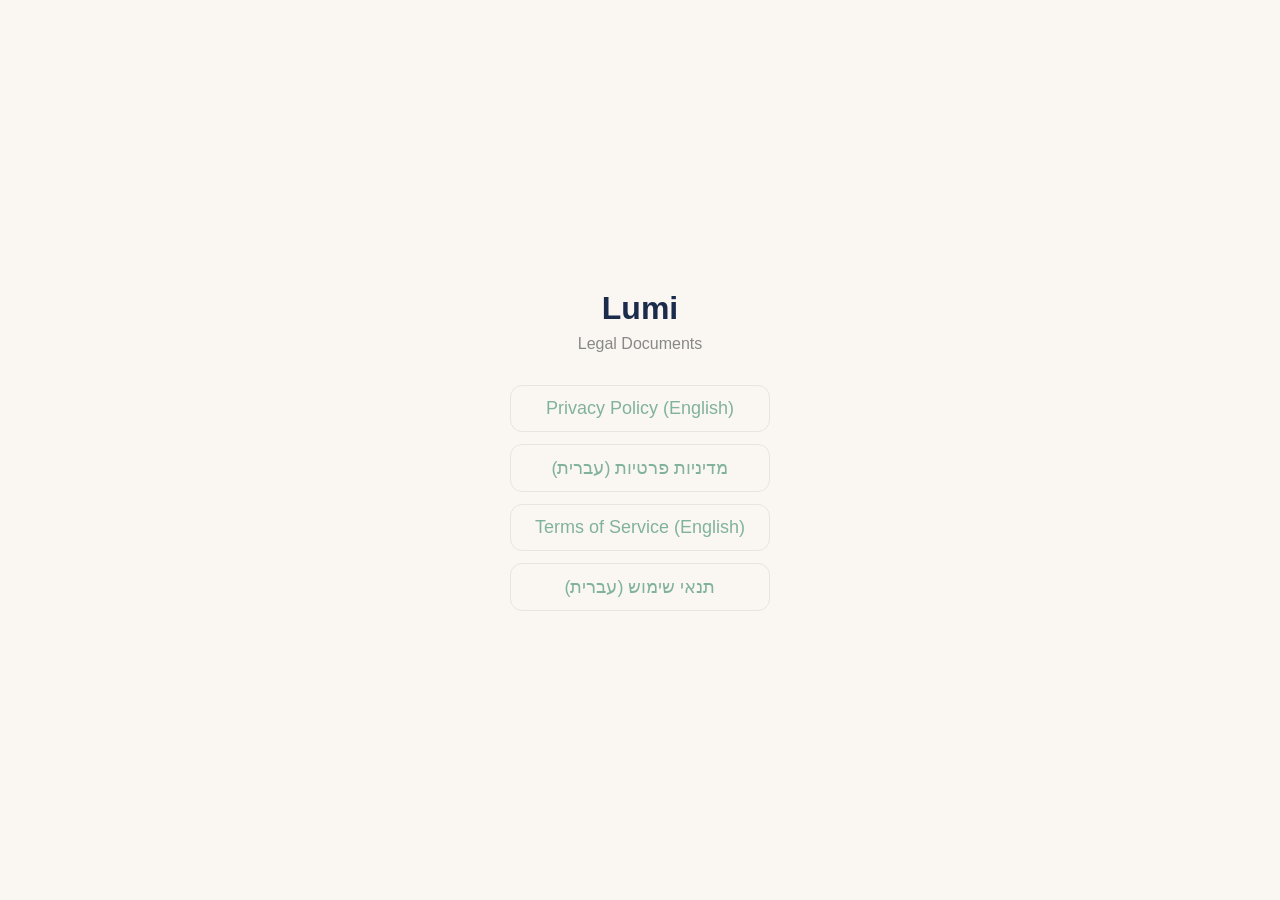
<file: index.html>
<!DOCTYPE html>
<html lang="en">
<head>
    <meta charset="UTF-8">
    <meta name="viewport" content="width=device-width, initial-scale=1.0">
    <title>Lumi — Legal</title>
    <style>
        * { margin: 0; padding: 0; box-sizing: border-box; }
        body { font-family: -apple-system, BlinkMacSystemFont, 'Segoe UI', Roboto, sans-serif; color: #1B2B4B; background: #FAF7F2; display: flex; justify-content: center; align-items: center; min-height: 100vh; }
        .container { text-align: center; padding: 40px; }
        h1 { font-size: 32px; margin-bottom: 8px; }
        p { color: #888; margin-bottom: 32px; }
        .links { display: flex; flex-direction: column; gap: 12px; }
        a { color: #81B29A; font-size: 18px; text-decoration: none; padding: 12px 24px; border: 1px solid #E8E4DE; border-radius: 12px; transition: background 0.2s; }
        a:hover { background: #81B29A10; }
    </style>
</head>
<body>
    <div class="container">
        <h1>Lumi</h1>
        <p>Legal Documents</p>
        <div class="links">
            <a href="privacy-en.html">Privacy Policy (English)</a>
            <a href="privacy-he.html">מדיניות פרטיות (עברית)</a>
            <a href="terms-en.html">Terms of Service (English)</a>
            <a href="terms-he.html">תנאי שימוש (עברית)</a>
        </div>
    </div>
</body>
</html>
</file>
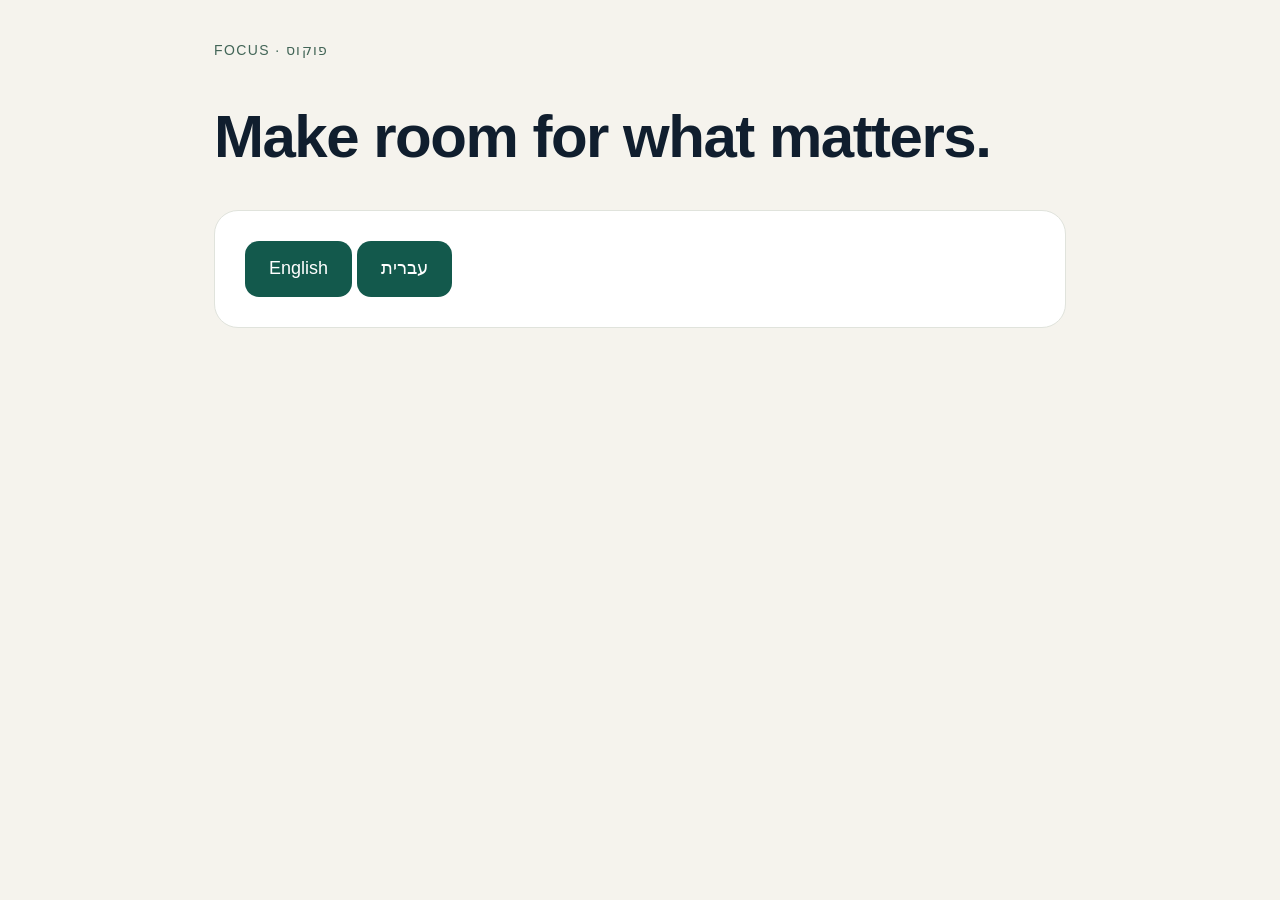
<file: focus/index.html>
<!doctype html><html lang="en"><head><meta charset="utf-8"><meta name="viewport" content="width=device-width,initial-scale=1"><title>Focus · פוקוס</title><link rel="stylesheet" href="style.css"></head><body><main><p class="eyebrow">Focus · פוקוס</p><h1>Make room for what matters.</h1><div class="card"><a class="button" href="en/index.html">English</a> <a class="button" href="he/index.html" lang="he" dir="rtl">עברית</a></div></main></body></html>
</file>
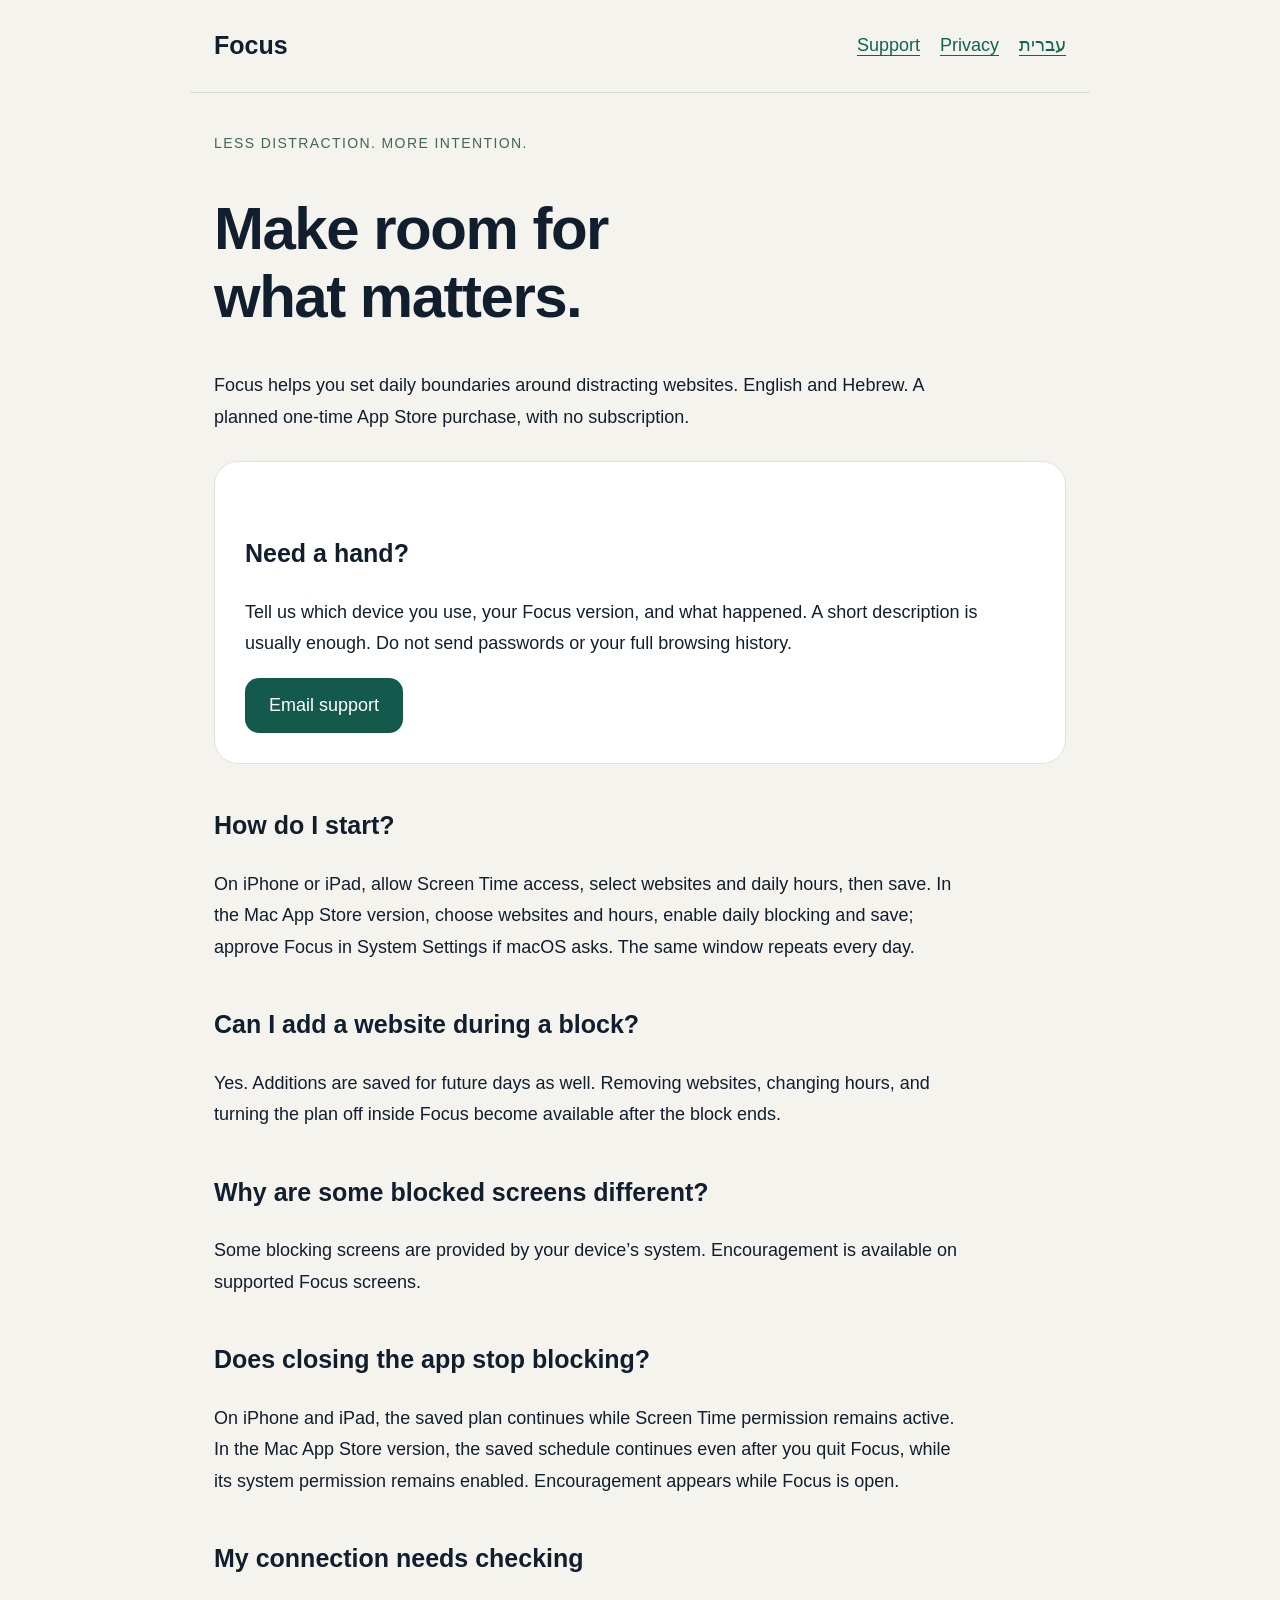
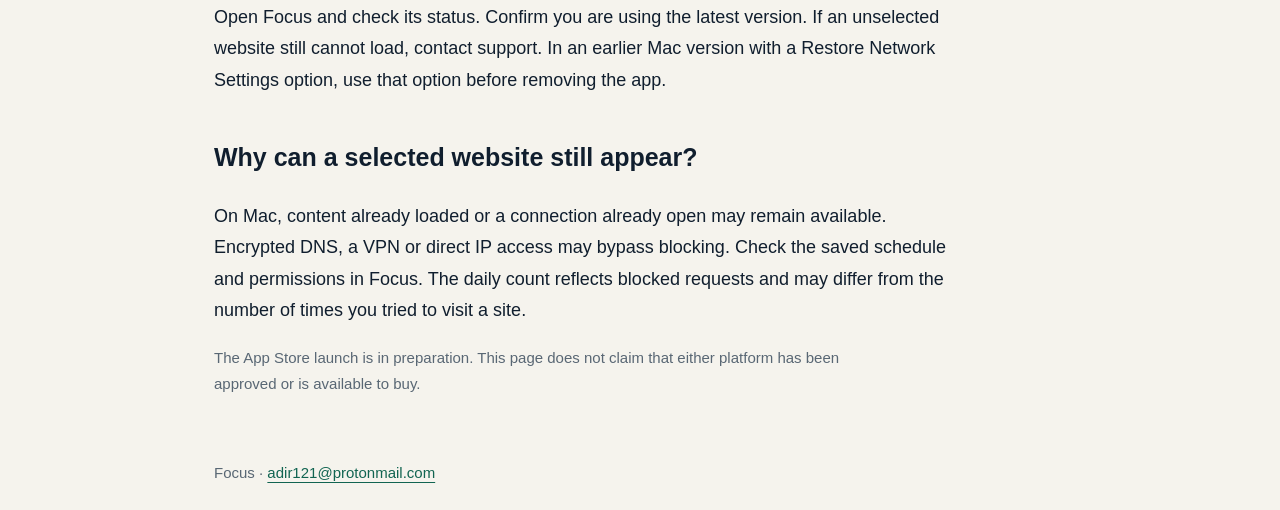
<file: focus/en/index.html>
<!doctype html><html lang="en" dir="ltr"><head><meta charset="utf-8"><meta name="viewport" content="width=device-width,initial-scale=1"><meta name="description" content="Focus support"><title>Focus support · Focus</title><link rel="stylesheet" href="../style.css"></head><body><header><a class="brand" href="index.html">Focus</a><nav aria-label="Navigation"><a href="index.html">Support</a><a href="privacy.html">Privacy</a><a href="../he/index.html" lang="he">עברית</a></nav></header><main><p class="eyebrow">Less distraction. More intention.</p><h1>Make room for<br>what matters.</h1><p>Focus helps you set daily boundaries around distracting websites. English and Hebrew. A planned one-time App Store purchase, with no subscription.</p><div class="card"><h2>Need a hand?</h2><p>Tell us which device you use, your Focus version, and what happened. A short description is usually enough. Do not send passwords or your full browsing history.</p><a class="button" href="mailto:adir121@protonmail.com?subject=Focus%20support">Email support</a></div><h2>How do I start?</h2><p>On iPhone or iPad, allow Screen Time access, select websites and daily hours, then save. In the Mac App Store version, choose websites and hours, enable daily blocking and save; approve Focus in System Settings if macOS asks. The same window repeats every day.</p><h2>Can I add a website during a block?</h2><p>Yes. Additions are saved for future days as well. Removing websites, changing hours, and turning the plan off inside Focus become available after the block ends.</p><h2>Why are some blocked screens different?</h2><p>Some blocking screens are provided by your device’s system. Encouragement is available on supported Focus screens.</p><h2>Does closing the app stop blocking?</h2><p>On iPhone and iPad, the saved plan continues while Screen Time permission remains active. In the Mac App Store version, the saved schedule continues even after you quit Focus, while its system permission remains enabled. Encouragement appears while Focus is open.</p><h2>My connection needs checking</h2><p>Open Focus and check its status. Confirm you are using the latest version. If an unselected website still cannot load, contact support. In an earlier Mac version with a Restore Network Settings option, use that option before removing the app.</p><h2>Why can a selected website still appear?</h2><p>On Mac, content already loaded or a connection already open may remain available. Encrypted DNS, a VPN or direct IP access may bypass blocking. Check the saved schedule and permissions in Focus. The daily count reflects blocked requests and may differ from the number of times you tried to visit a site.</p><p class="muted">The App Store launch is in preparation. This page does not claim that either platform has been approved or is available to buy.</p></main><footer>Focus · <a href="mailto:adir121@protonmail.com">adir121@protonmail.com</a></footer></body></html>
</file>
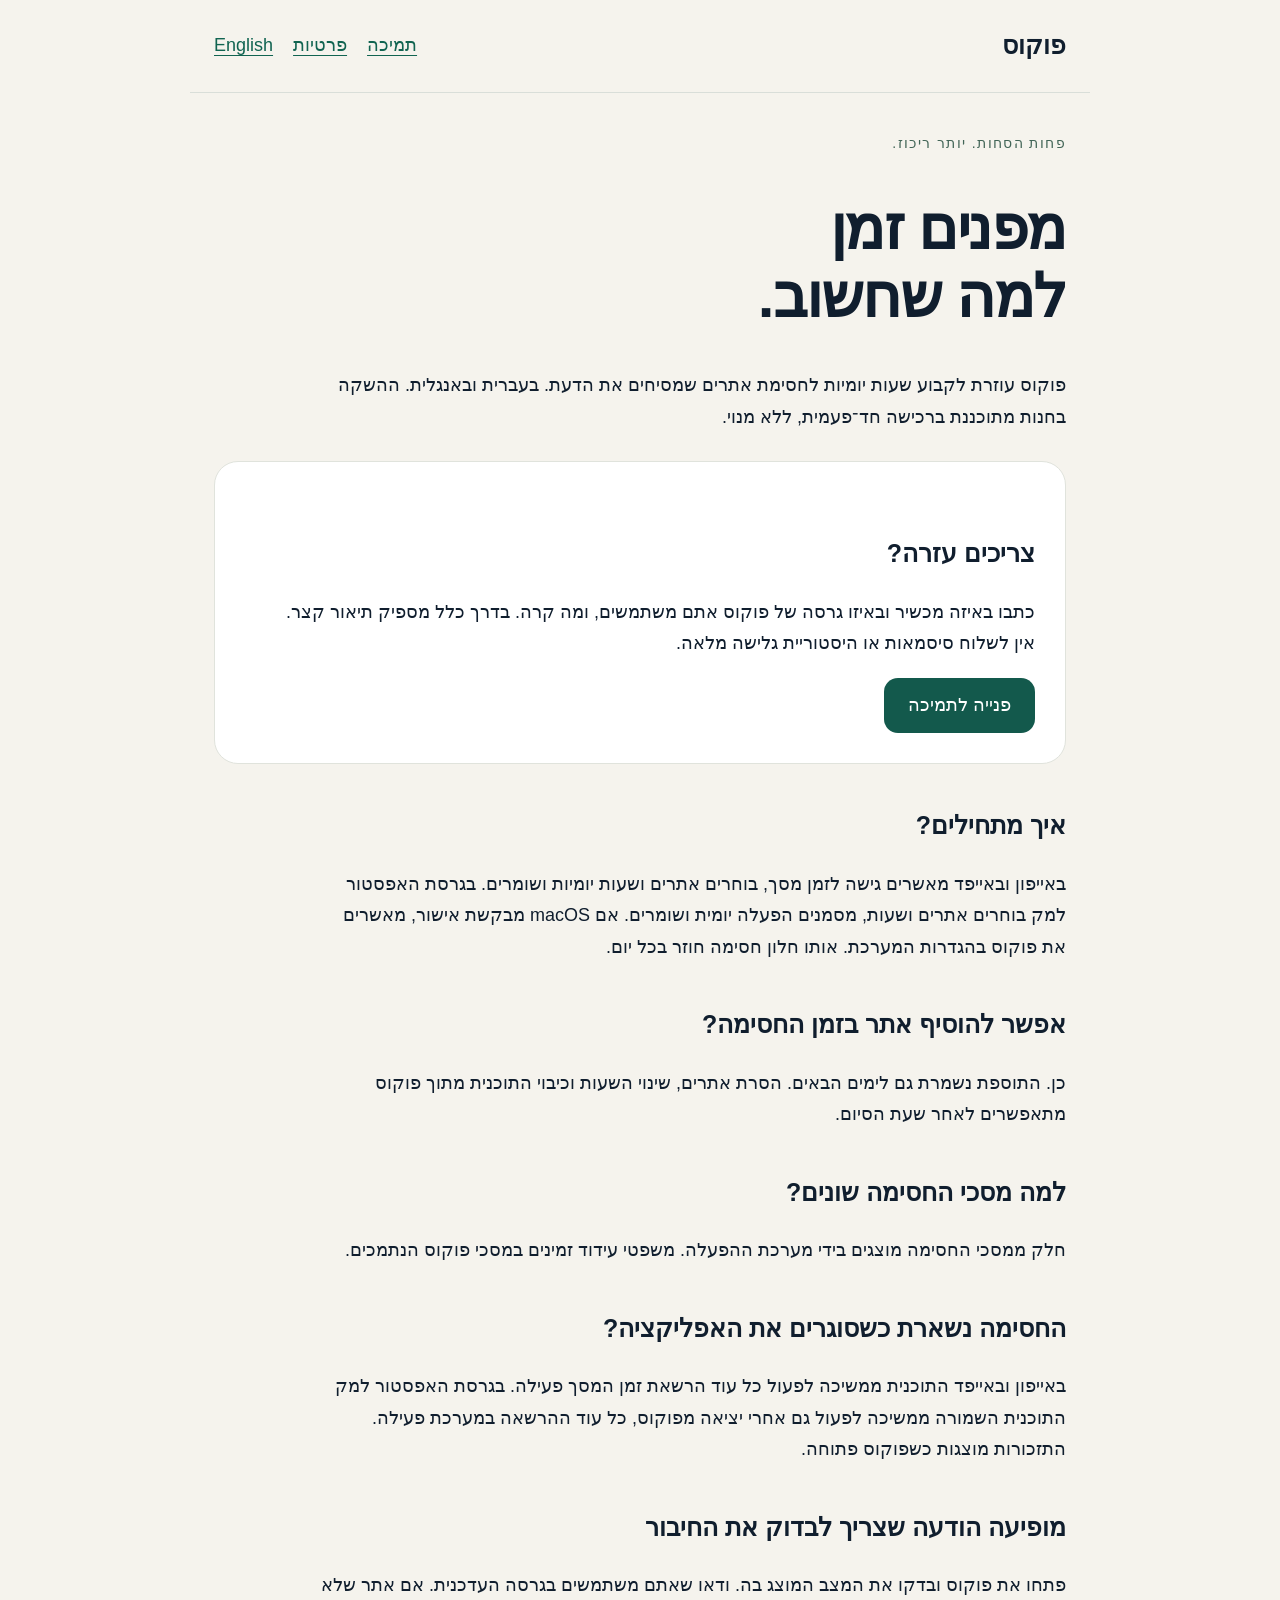
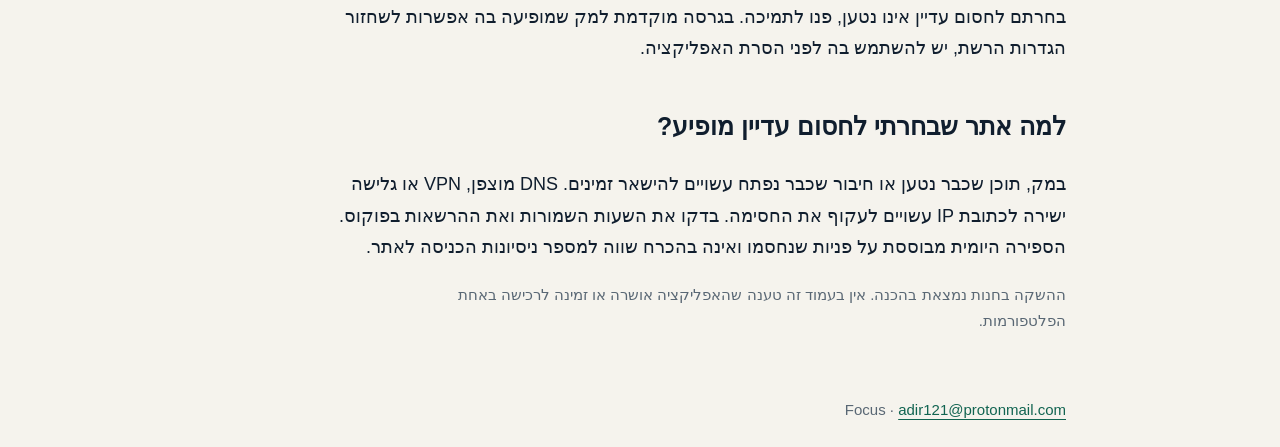
<file: focus/he/index.html>
<!doctype html><html lang="he" dir="rtl"><head><meta charset="utf-8"><meta name="viewport" content="width=device-width,initial-scale=1"><meta name="description" content="תמיכה בפוקוס"><title>תמיכה בפוקוס · Focus</title><link rel="stylesheet" href="../style.css"></head><body><header><a class="brand" href="index.html">פוקוס</a><nav aria-label="ניווט"><a href="index.html">תמיכה</a><a href="privacy.html">פרטיות</a><a href="../en/index.html" lang="en">English</a></nav></header><main><p class="eyebrow">פחות הסחות. יותר ריכוז.</p><h1>מפנים זמן<br>למה שחשוב.</h1><p>פוקוס עוזרת לקבוע שעות יומיות לחסימת אתרים שמסיחים את הדעת. בעברית ובאנגלית. ההשקה בחנות מתוכננת ברכישה חד־פעמית, ללא מנוי.</p><div class="card"><h2>צריכים עזרה?</h2><p>כתבו באיזה מכשיר ובאיזו גרסה של פוקוס אתם משתמשים, ומה קרה. בדרך כלל מספיק תיאור קצר. אין לשלוח סיסמאות או היסטוריית גלישה מלאה.</p><a class="button" href="mailto:adir121@protonmail.com?subject=Focus%20support">פנייה לתמיכה</a></div><h2>איך מתחילים?</h2><p>באייפון ובאייפד מאשרים גישה לזמן מסך, בוחרים אתרים ושעות יומיות ושומרים. בגרסת האפסטור למק בוחרים אתרים ושעות, מסמנים הפעלה יומית ושומרים. אם macOS מבקשת אישור, מאשרים את פוקוס בהגדרות המערכת. אותו חלון חסימה חוזר בכל יום.</p><h2>אפשר להוסיף אתר בזמן החסימה?</h2><p>כן. התוספת נשמרת גם לימים הבאים. הסרת אתרים, שינוי השעות וכיבוי התוכנית מתוך פוקוס מתאפשרים לאחר שעת הסיום.</p><h2>למה מסכי החסימה שונים?</h2><p>חלק ממסכי החסימה מוצגים בידי מערכת ההפעלה. משפטי עידוד זמינים במסכי פוקוס הנתמכים.</p><h2>החסימה נשארת כשסוגרים את האפליקציה?</h2><p>באייפון ובאייפד התוכנית ממשיכה לפעול כל עוד הרשאת זמן המסך פעילה. בגרסת האפסטור למק התוכנית השמורה ממשיכה לפעול גם אחרי יציאה מפוקוס, כל עוד ההרשאה במערכת פעילה. התזכורות מוצגות כשפוקוס פתוחה.</p><h2>מופיעה הודעה שצריך לבדוק את החיבור</h2><p>פתחו את פוקוס ובדקו את המצב המוצג בה. ודאו שאתם משתמשים בגרסה העדכנית. אם אתר שלא בחרתם לחסום עדיין אינו נטען, פנו לתמיכה. בגרסה מוקדמת למק שמופיעה בה אפשרות לשחזור הגדרות הרשת, יש להשתמש בה לפני הסרת האפליקציה.</p><h2>למה אתר שבחרתי לחסום עדיין מופיע?</h2><p>במק, תוכן שכבר נטען או חיבור שכבר נפתח עשויים להישאר זמינים. DNS מוצפן, VPN או גלישה ישירה לכתובת IP עשויים לעקוף את החסימה. בדקו את השעות השמורות ואת ההרשאות בפוקוס. הספירה היומית מבוססת על פניות שנחסמו ואינה בהכרח שווה למספר ניסיונות הכניסה לאתר.</p><p class="muted">ההשקה בחנות נמצאת בהכנה. אין בעמוד זה טענה שהאפליקציה אושרה או זמינה לרכישה באחת הפלטפורמות.</p></main><footer>Focus · <a href="mailto:adir121@protonmail.com">adir121@protonmail.com</a></footer></body></html>
</file>
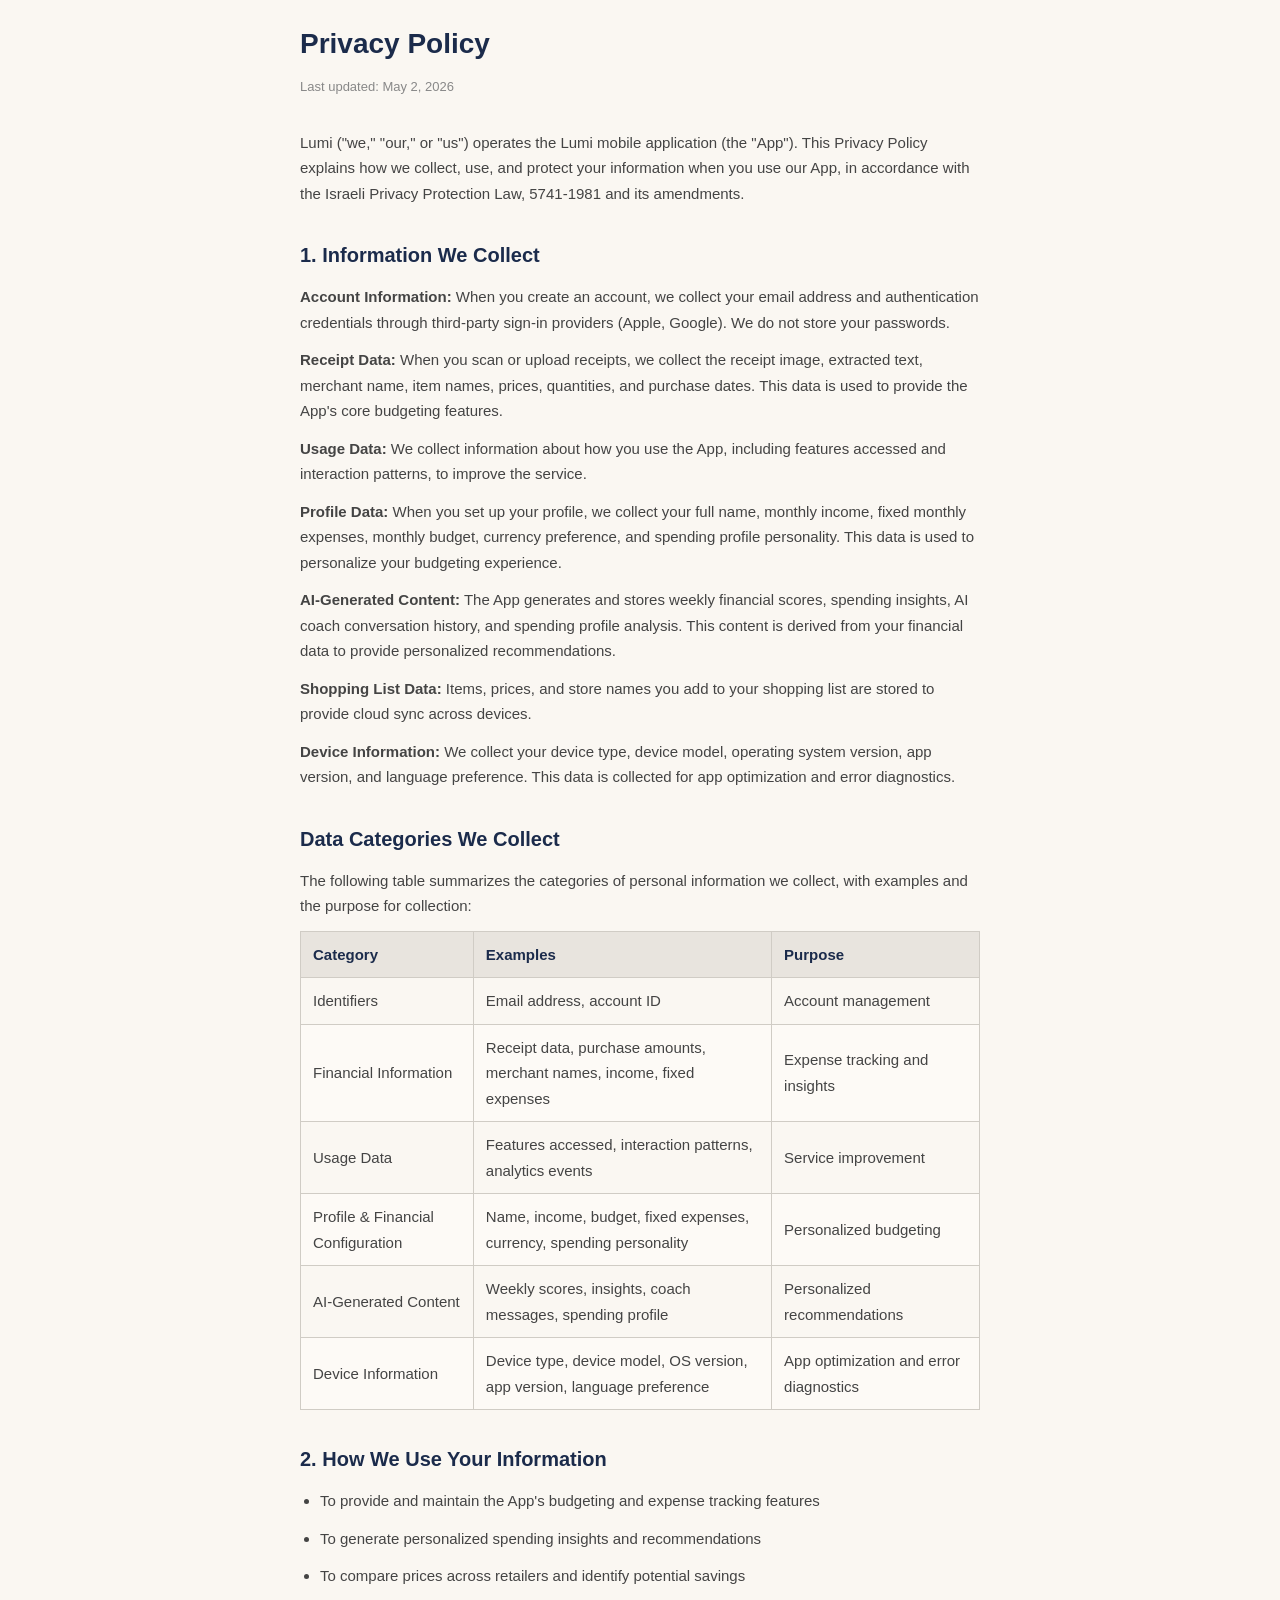
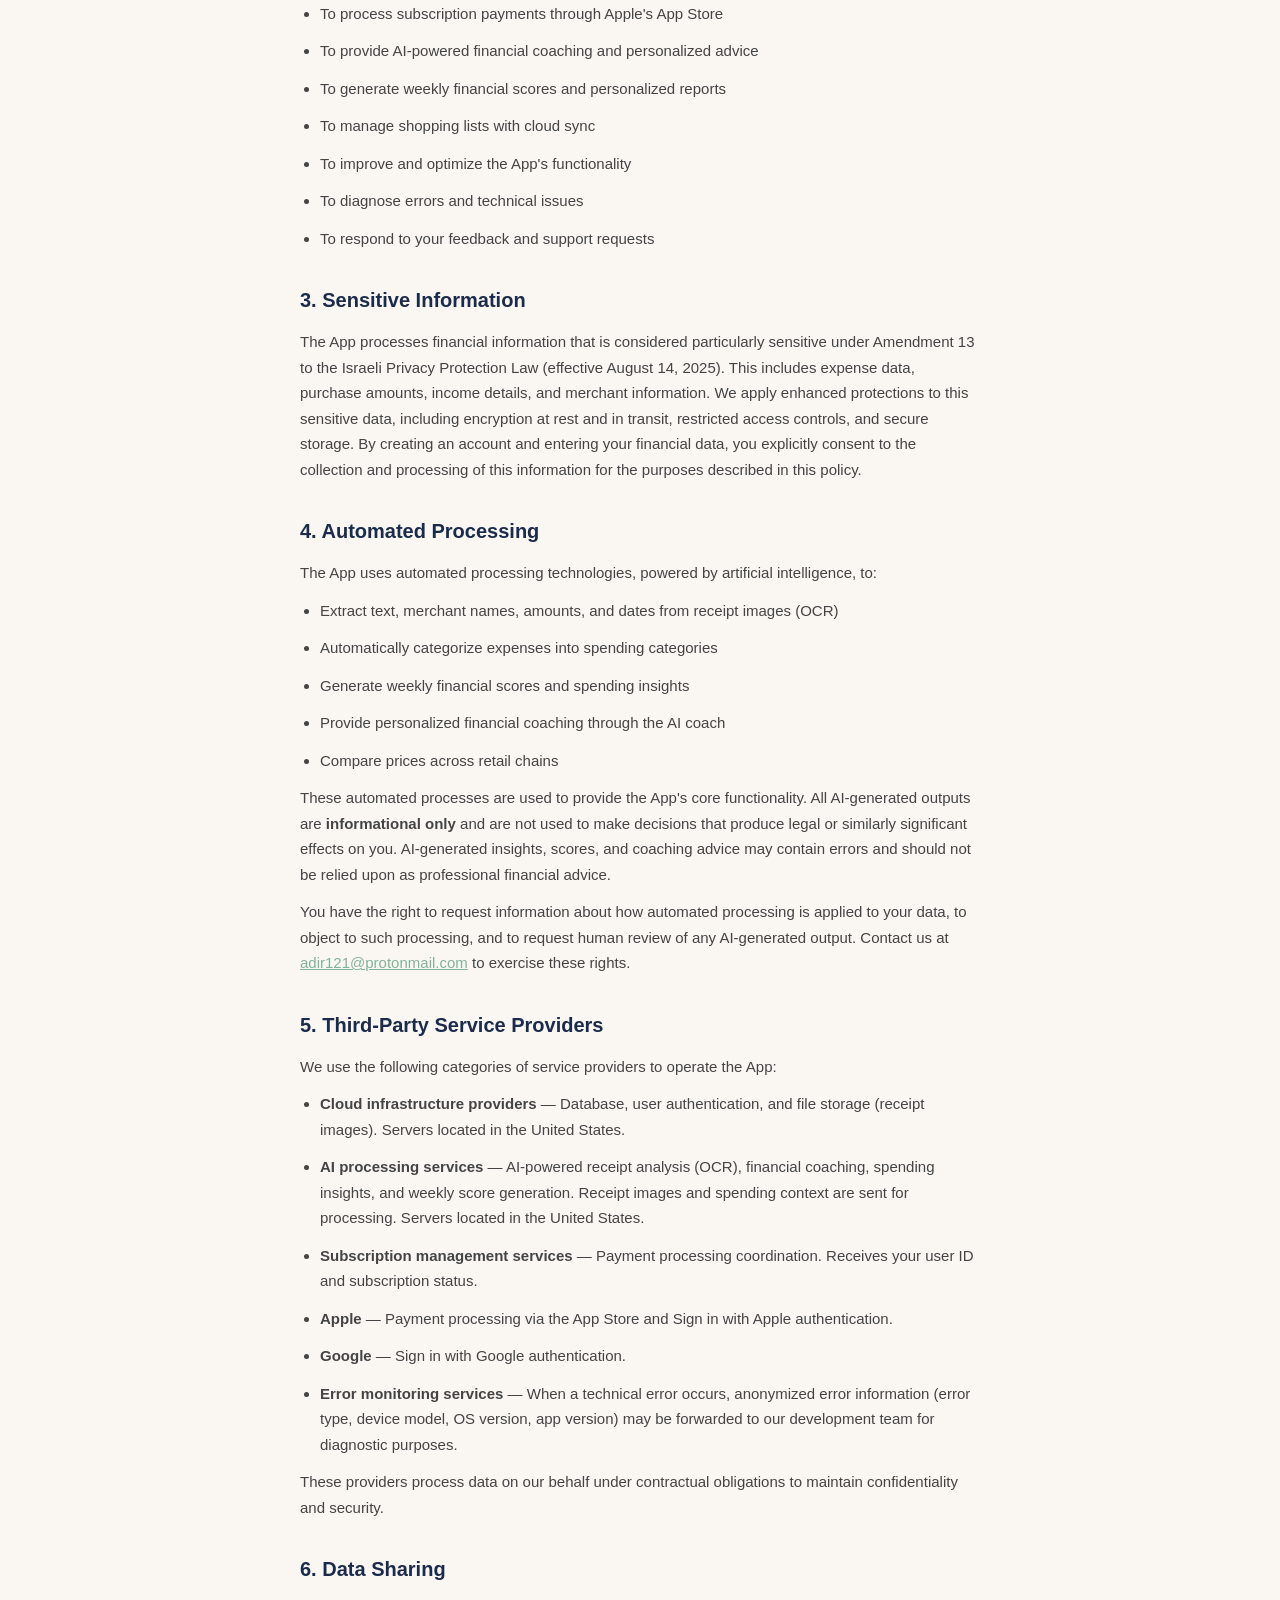
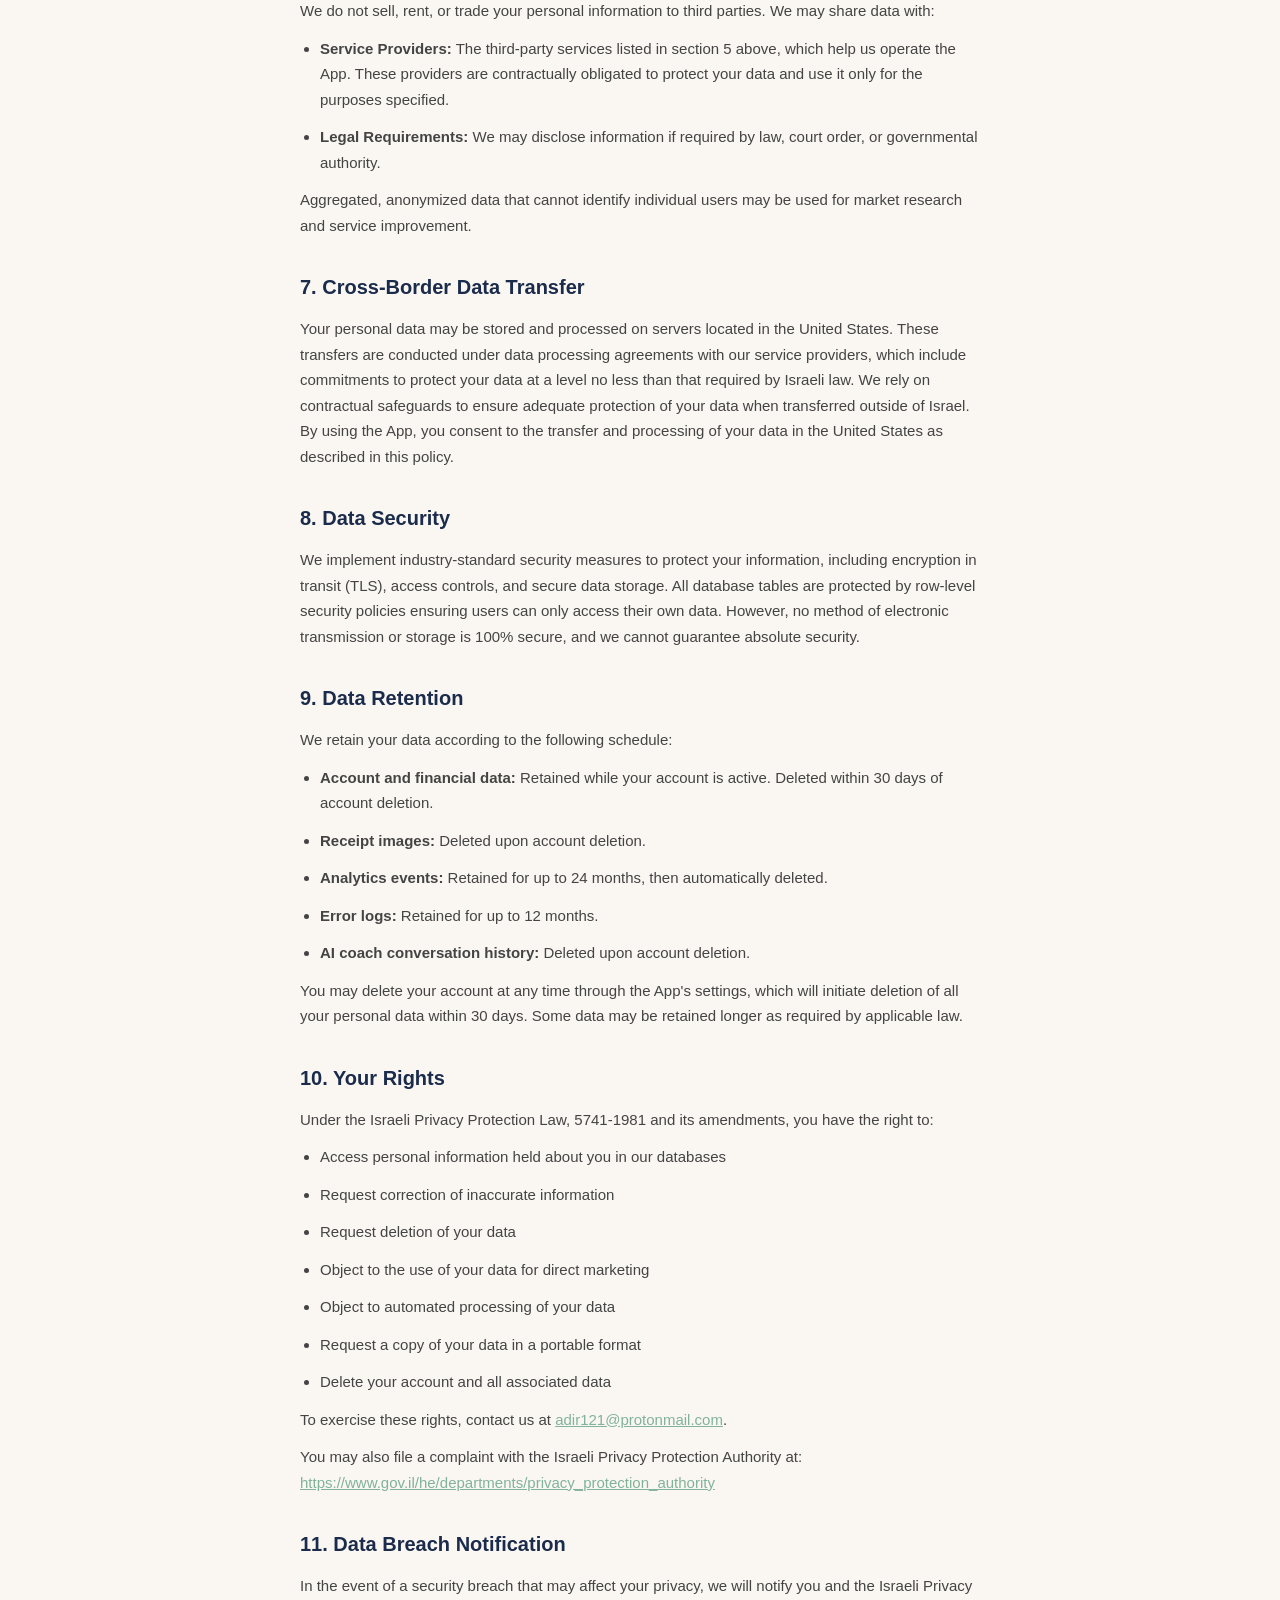
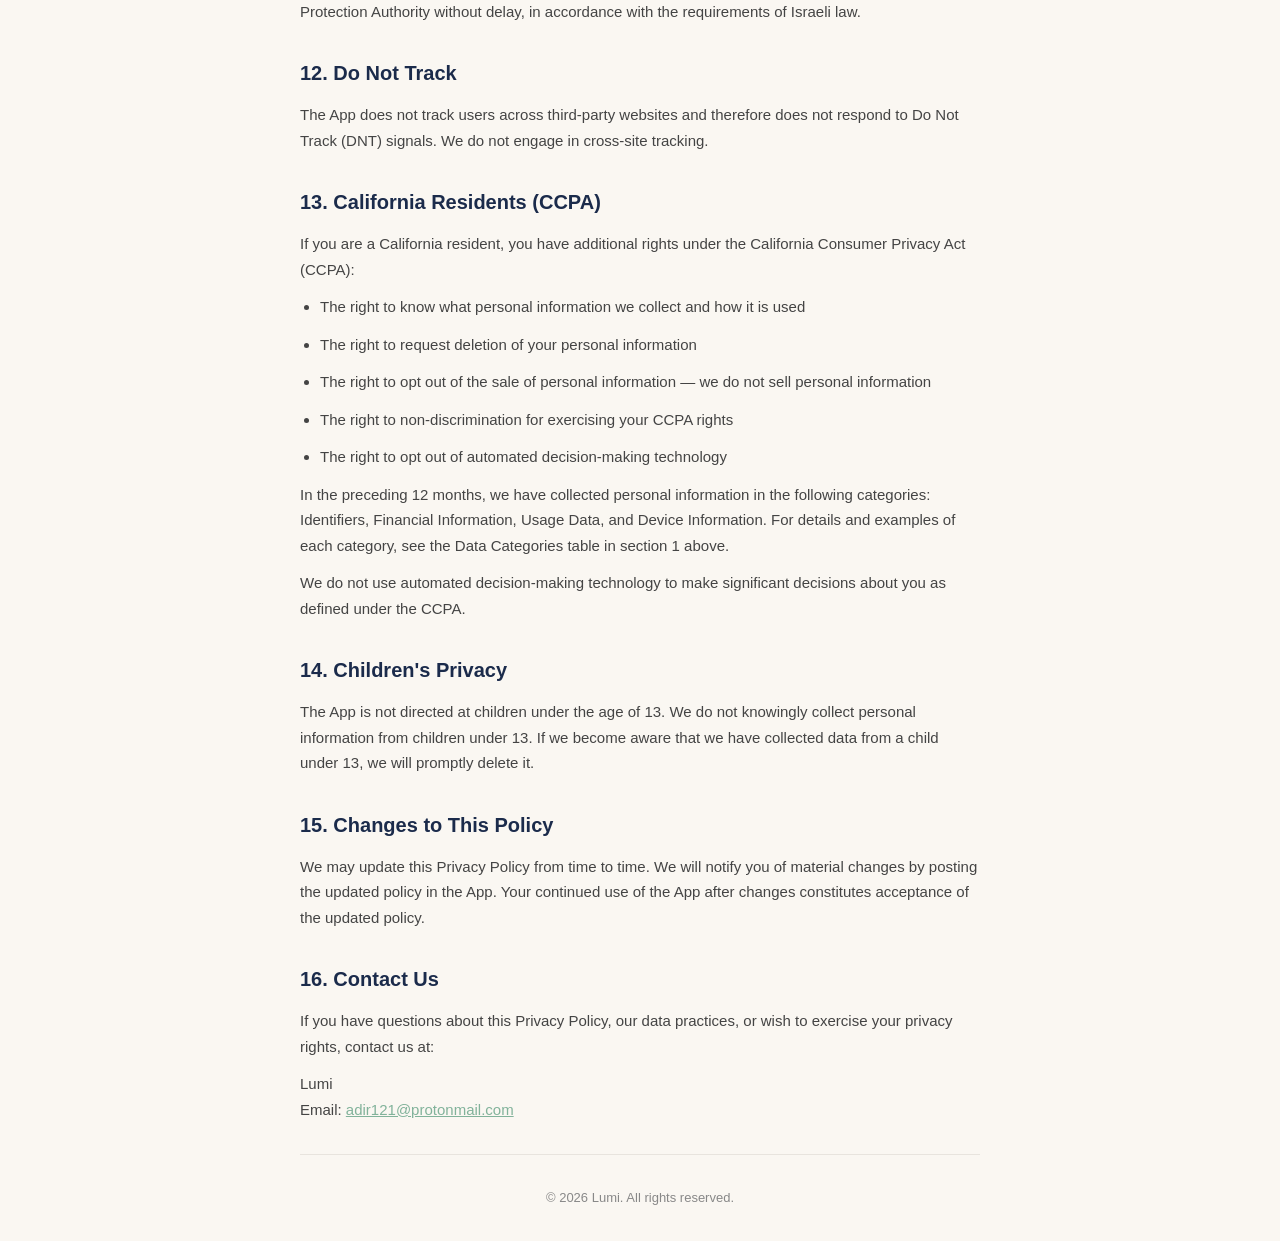
<file: privacy-en.html>
<!DOCTYPE html>
<html lang="en" dir="ltr">
<head>
    <meta charset="UTF-8">
    <meta name="viewport" content="width=device-width, initial-scale=1.0">
    <title>Lumi — Privacy Policy</title>
    <style>
        * { margin: 0; padding: 0; box-sizing: border-box; }
        body { font-family: -apple-system, BlinkMacSystemFont, 'Segoe UI', Roboto, sans-serif; color: #1B2B4B; background: #FAF7F2; line-height: 1.7; padding: 20px; max-width: 720px; margin: 0 auto; }
        h1 { font-size: 28px; margin-bottom: 8px; }
        h2 { font-size: 20px; margin-top: 32px; margin-bottom: 12px; color: #1B2B4B; }
        p, li { font-size: 15px; margin-bottom: 12px; color: #444; }
        ul { padding-left: 20px; }
        .updated { font-size: 13px; color: #888; margin-bottom: 32px; }
        a { color: #81B29A; }
        .divider { border: none; border-top: 1px solid #E8E4DE; margin: 32px 0; }
    </style>
</head>
<body>
    <h1>Privacy Policy</h1>
    <p class="updated">Last updated: May 2, 2026</p>

    <p>Lumi ("we," "our," or "us") operates the Lumi mobile application (the "App"). This Privacy Policy explains how we collect, use, and protect your information when you use our App, in accordance with the Israeli Privacy Protection Law, 5741-1981 and its amendments.</p>

    <h2>1. Information We Collect</h2>
    <p><strong>Account Information:</strong> When you create an account, we collect your email address and authentication credentials through third-party sign-in providers (Apple, Google). We do not store your passwords.</p>
    <p><strong>Receipt Data:</strong> When you scan or upload receipts, we collect the receipt image, extracted text, merchant name, item names, prices, quantities, and purchase dates. This data is used to provide the App's core budgeting features.</p>
    <p><strong>Usage Data:</strong> We collect information about how you use the App, including features accessed and interaction patterns, to improve the service.</p>
    <p><strong>Profile Data:</strong> When you set up your profile, we collect your full name, monthly income, fixed monthly expenses, monthly budget, currency preference, and spending profile personality. This data is used to personalize your budgeting experience.</p>
    <p><strong>AI-Generated Content:</strong> The App generates and stores weekly financial scores, spending insights, AI coach conversation history, and spending profile analysis. This content is derived from your financial data to provide personalized recommendations.</p>
    <p><strong>Shopping List Data:</strong> Items, prices, and store names you add to your shopping list are stored to provide cloud sync across devices.</p>
    <p><strong>Device Information:</strong> We collect your device type, device model, operating system version, app version, and language preference. This data is collected for app optimization and error diagnostics.</p>

    <h2>Data Categories We Collect</h2>
    <p>The following table summarizes the categories of personal information we collect, with examples and the purpose for collection:</p>
    <table style="width:100%; border-collapse: collapse; margin-bottom: 20px; font-size: 15px;">
        <thead>
            <tr style="background: #E8E4DE;">
                <th style="text-align:left; padding: 10px 12px; border: 1px solid #D0CCC5;">Category</th>
                <th style="text-align:left; padding: 10px 12px; border: 1px solid #D0CCC5;">Examples</th>
                <th style="text-align:left; padding: 10px 12px; border: 1px solid #D0CCC5;">Purpose</th>
            </tr>
        </thead>
        <tbody>
            <tr>
                <td style="padding: 10px 12px; border: 1px solid #D0CCC5; color: #444;">Identifiers</td>
                <td style="padding: 10px 12px; border: 1px solid #D0CCC5; color: #444;">Email address, account ID</td>
                <td style="padding: 10px 12px; border: 1px solid #D0CCC5; color: #444;">Account management</td>
            </tr>
            <tr style="background: #FDFAF6;">
                <td style="padding: 10px 12px; border: 1px solid #D0CCC5; color: #444;">Financial Information</td>
                <td style="padding: 10px 12px; border: 1px solid #D0CCC5; color: #444;">Receipt data, purchase amounts, merchant names, income, fixed expenses</td>
                <td style="padding: 10px 12px; border: 1px solid #D0CCC5; color: #444;">Expense tracking and insights</td>
            </tr>
            <tr>
                <td style="padding: 10px 12px; border: 1px solid #D0CCC5; color: #444;">Usage Data</td>
                <td style="padding: 10px 12px; border: 1px solid #D0CCC5; color: #444;">Features accessed, interaction patterns, analytics events</td>
                <td style="padding: 10px 12px; border: 1px solid #D0CCC5; color: #444;">Service improvement</td>
            </tr>
            <tr style="background: #FDFAF6;">
                <td style="padding: 10px 12px; border: 1px solid #D0CCC5; color: #444;">Profile &amp; Financial Configuration</td>
                <td style="padding: 10px 12px; border: 1px solid #D0CCC5; color: #444;">Name, income, budget, fixed expenses, currency, spending personality</td>
                <td style="padding: 10px 12px; border: 1px solid #D0CCC5; color: #444;">Personalized budgeting</td>
            </tr>
            <tr>
                <td style="padding: 10px 12px; border: 1px solid #D0CCC5; color: #444;">AI-Generated Content</td>
                <td style="padding: 10px 12px; border: 1px solid #D0CCC5; color: #444;">Weekly scores, insights, coach messages, spending profile</td>
                <td style="padding: 10px 12px; border: 1px solid #D0CCC5; color: #444;">Personalized recommendations</td>
            </tr>
            <tr style="background: #FDFAF6;">
                <td style="padding: 10px 12px; border: 1px solid #D0CCC5; color: #444;">Device Information</td>
                <td style="padding: 10px 12px; border: 1px solid #D0CCC5; color: #444;">Device type, device model, OS version, app version, language preference</td>
                <td style="padding: 10px 12px; border: 1px solid #D0CCC5; color: #444;">App optimization and error diagnostics</td>
            </tr>
        </tbody>
    </table>

    <h2>2. How We Use Your Information</h2>
    <ul>
        <li>To provide and maintain the App's budgeting and expense tracking features</li>
        <li>To generate personalized spending insights and recommendations</li>
        <li>To compare prices across retailers and identify potential savings</li>
        <li>To process subscription payments through Apple's App Store</li>
        <li>To provide AI-powered financial coaching and personalized advice</li>
        <li>To generate weekly financial scores and personalized reports</li>
        <li>To manage shopping lists with cloud sync</li>
        <li>To improve and optimize the App's functionality</li>
        <li>To diagnose errors and technical issues</li>
        <li>To respond to your feedback and support requests</li>
    </ul>

    <h2>3. Sensitive Information</h2>
    <p>The App processes financial information that is considered particularly sensitive under Amendment 13 to the Israeli Privacy Protection Law (effective August 14, 2025). This includes expense data, purchase amounts, income details, and merchant information. We apply enhanced protections to this sensitive data, including encryption at rest and in transit, restricted access controls, and secure storage. By creating an account and entering your financial data, you explicitly consent to the collection and processing of this information for the purposes described in this policy.</p>

    <h2>4. Automated Processing</h2>
    <p>The App uses automated processing technologies, powered by artificial intelligence, to:</p>
    <ul>
        <li>Extract text, merchant names, amounts, and dates from receipt images (OCR)</li>
        <li>Automatically categorize expenses into spending categories</li>
        <li>Generate weekly financial scores and spending insights</li>
        <li>Provide personalized financial coaching through the AI coach</li>
        <li>Compare prices across retail chains</li>
    </ul>
    <p>These automated processes are used to provide the App's core functionality. All AI-generated outputs are <strong>informational only</strong> and are not used to make decisions that produce legal or similarly significant effects on you. AI-generated insights, scores, and coaching advice may contain errors and should not be relied upon as professional financial advice.</p>
    <p>You have the right to request information about how automated processing is applied to your data, to object to such processing, and to request human review of any AI-generated output. Contact us at <a href="mailto:adir121@protonmail.com">adir121@protonmail.com</a> to exercise these rights.</p>

    <h2>5. Third-Party Service Providers</h2>
    <p>We use the following categories of service providers to operate the App:</p>
    <ul>
        <li><strong>Cloud infrastructure providers</strong> — Database, user authentication, and file storage (receipt images). Servers located in the United States.</li>
        <li><strong>AI processing services</strong> — AI-powered receipt analysis (OCR), financial coaching, spending insights, and weekly score generation. Receipt images and spending context are sent for processing. Servers located in the United States.</li>
        <li><strong>Subscription management services</strong> — Payment processing coordination. Receives your user ID and subscription status.</li>
        <li><strong>Apple</strong> — Payment processing via the App Store and Sign in with Apple authentication.</li>
        <li><strong>Google</strong> — Sign in with Google authentication.</li>
        <li><strong>Error monitoring services</strong> — When a technical error occurs, anonymized error information (error type, device model, OS version, app version) may be forwarded to our development team for diagnostic purposes.</li>
    </ul>
    <p>These providers process data on our behalf under contractual obligations to maintain confidentiality and security.</p>

    <h2>6. Data Sharing</h2>
    <p>We do not sell, rent, or trade your personal information to third parties. We may share data with:</p>
    <ul>
        <li><strong>Service Providers:</strong> The third-party services listed in section 5 above, which help us operate the App. These providers are contractually obligated to protect your data and use it only for the purposes specified.</li>
        <li><strong>Legal Requirements:</strong> We may disclose information if required by law, court order, or governmental authority.</li>
    </ul>
    <p>Aggregated, anonymized data that cannot identify individual users may be used for market research and service improvement.</p>

    <h2>7. Cross-Border Data Transfer</h2>
    <p>Your personal data may be stored and processed on servers located in the United States. These transfers are conducted under data processing agreements with our service providers, which include commitments to protect your data at a level no less than that required by Israeli law. We rely on contractual safeguards to ensure adequate protection of your data when transferred outside of Israel. By using the App, you consent to the transfer and processing of your data in the United States as described in this policy.</p>

    <h2>8. Data Security</h2>
    <p>We implement industry-standard security measures to protect your information, including encryption in transit (TLS), access controls, and secure data storage. All database tables are protected by row-level security policies ensuring users can only access their own data. However, no method of electronic transmission or storage is 100% secure, and we cannot guarantee absolute security.</p>

    <h2>9. Data Retention</h2>
    <p>We retain your data according to the following schedule:</p>
    <ul>
        <li><strong>Account and financial data:</strong> Retained while your account is active. Deleted within 30 days of account deletion.</li>
        <li><strong>Receipt images:</strong> Deleted upon account deletion.</li>
        <li><strong>Analytics events:</strong> Retained for up to 24 months, then automatically deleted.</li>
        <li><strong>Error logs:</strong> Retained for up to 12 months.</li>
        <li><strong>AI coach conversation history:</strong> Deleted upon account deletion.</li>
    </ul>
    <p>You may delete your account at any time through the App's settings, which will initiate deletion of all your personal data within 30 days. Some data may be retained longer as required by applicable law.</p>

    <h2>10. Your Rights</h2>
    <p>Under the Israeli Privacy Protection Law, 5741-1981 and its amendments, you have the right to:</p>
    <ul>
        <li>Access personal information held about you in our databases</li>
        <li>Request correction of inaccurate information</li>
        <li>Request deletion of your data</li>
        <li>Object to the use of your data for direct marketing</li>
        <li>Object to automated processing of your data</li>
        <li>Request a copy of your data in a portable format</li>
        <li>Delete your account and all associated data</li>
    </ul>
    <p>To exercise these rights, contact us at <a href="mailto:adir121@protonmail.com">adir121@protonmail.com</a>.</p>
    <p>You may also file a complaint with the Israeli Privacy Protection Authority at: <a href="https://www.gov.il/he/departments/privacy_protection_authority">https://www.gov.il/he/departments/privacy_protection_authority</a></p>

    <h2>11. Data Breach Notification</h2>
    <p>In the event of a security breach that may affect your privacy, we will notify you and the Israeli Privacy Protection Authority without delay, in accordance with the requirements of Israeli law.</p>

    <h2>12. Do Not Track</h2>
    <p>The App does not track users across third-party websites and therefore does not respond to Do Not Track (DNT) signals. We do not engage in cross-site tracking.</p>

    <h2>13. California Residents (CCPA)</h2>
    <p>If you are a California resident, you have additional rights under the California Consumer Privacy Act (CCPA):</p>
    <ul>
        <li>The right to know what personal information we collect and how it is used</li>
        <li>The right to request deletion of your personal information</li>
        <li>The right to opt out of the sale of personal information — we do not sell personal information</li>
        <li>The right to non-discrimination for exercising your CCPA rights</li>
        <li>The right to opt out of automated decision-making technology</li>
    </ul>
    <p>In the preceding 12 months, we have collected personal information in the following categories: Identifiers, Financial Information, Usage Data, and Device Information. For details and examples of each category, see the Data Categories table in section 1 above.</p>
    <p>We do not use automated decision-making technology to make significant decisions about you as defined under the CCPA.</p>

    <h2>14. Children's Privacy</h2>
    <p>The App is not directed at children under the age of 13. We do not knowingly collect personal information from children under 13. If we become aware that we have collected data from a child under 13, we will promptly delete it.</p>

    <h2>15. Changes to This Policy</h2>
    <p>We may update this Privacy Policy from time to time. We will notify you of material changes by posting the updated policy in the App. Your continued use of the App after changes constitutes acceptance of the updated policy.</p>

    <h2>16. Contact Us</h2>
    <p>If you have questions about this Privacy Policy, our data practices, or wish to exercise your privacy rights, contact us at:</p>
    <p>Lumi<br>Email: <a href="mailto:adir121@protonmail.com">adir121@protonmail.com</a></p>

    <hr class="divider">
    <p style="font-size: 13px; color: #888; text-align: center;">&copy; 2026 Lumi. All rights reserved.</p>
</body>
</html>
</file>
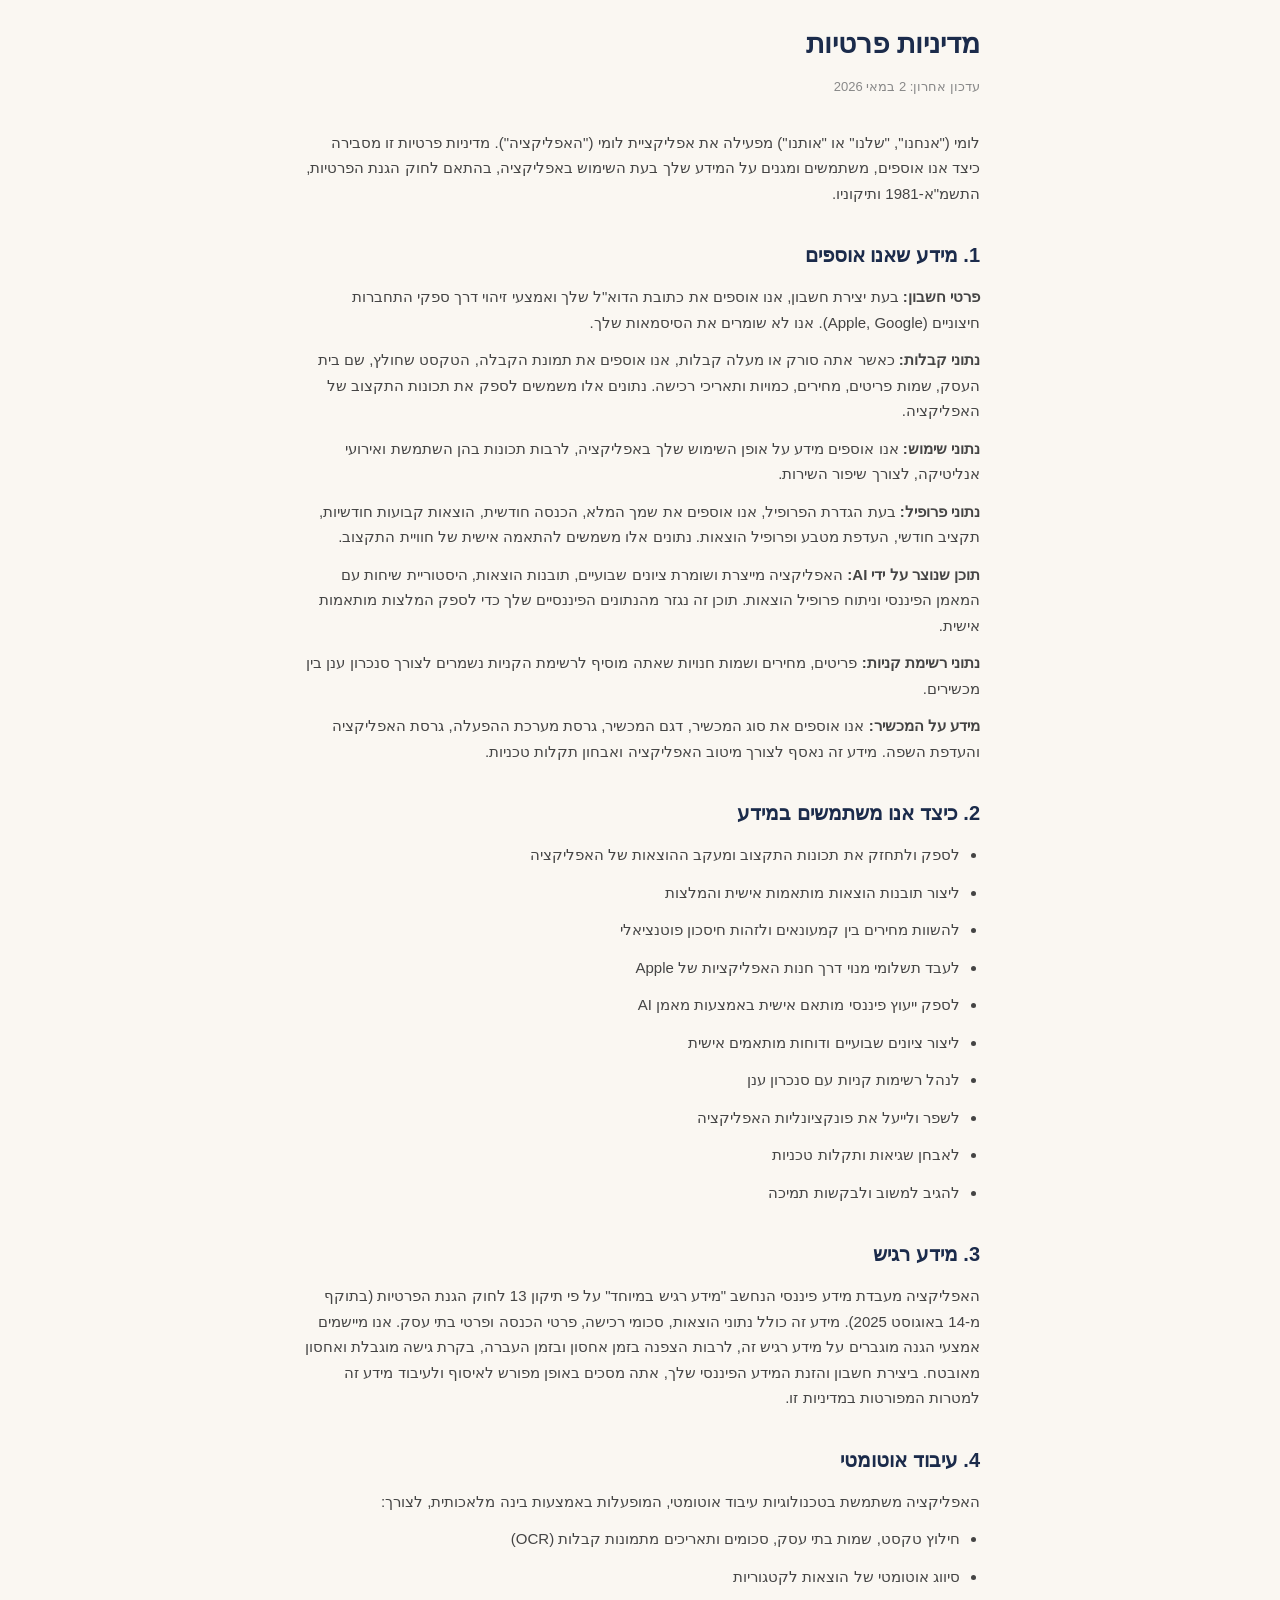
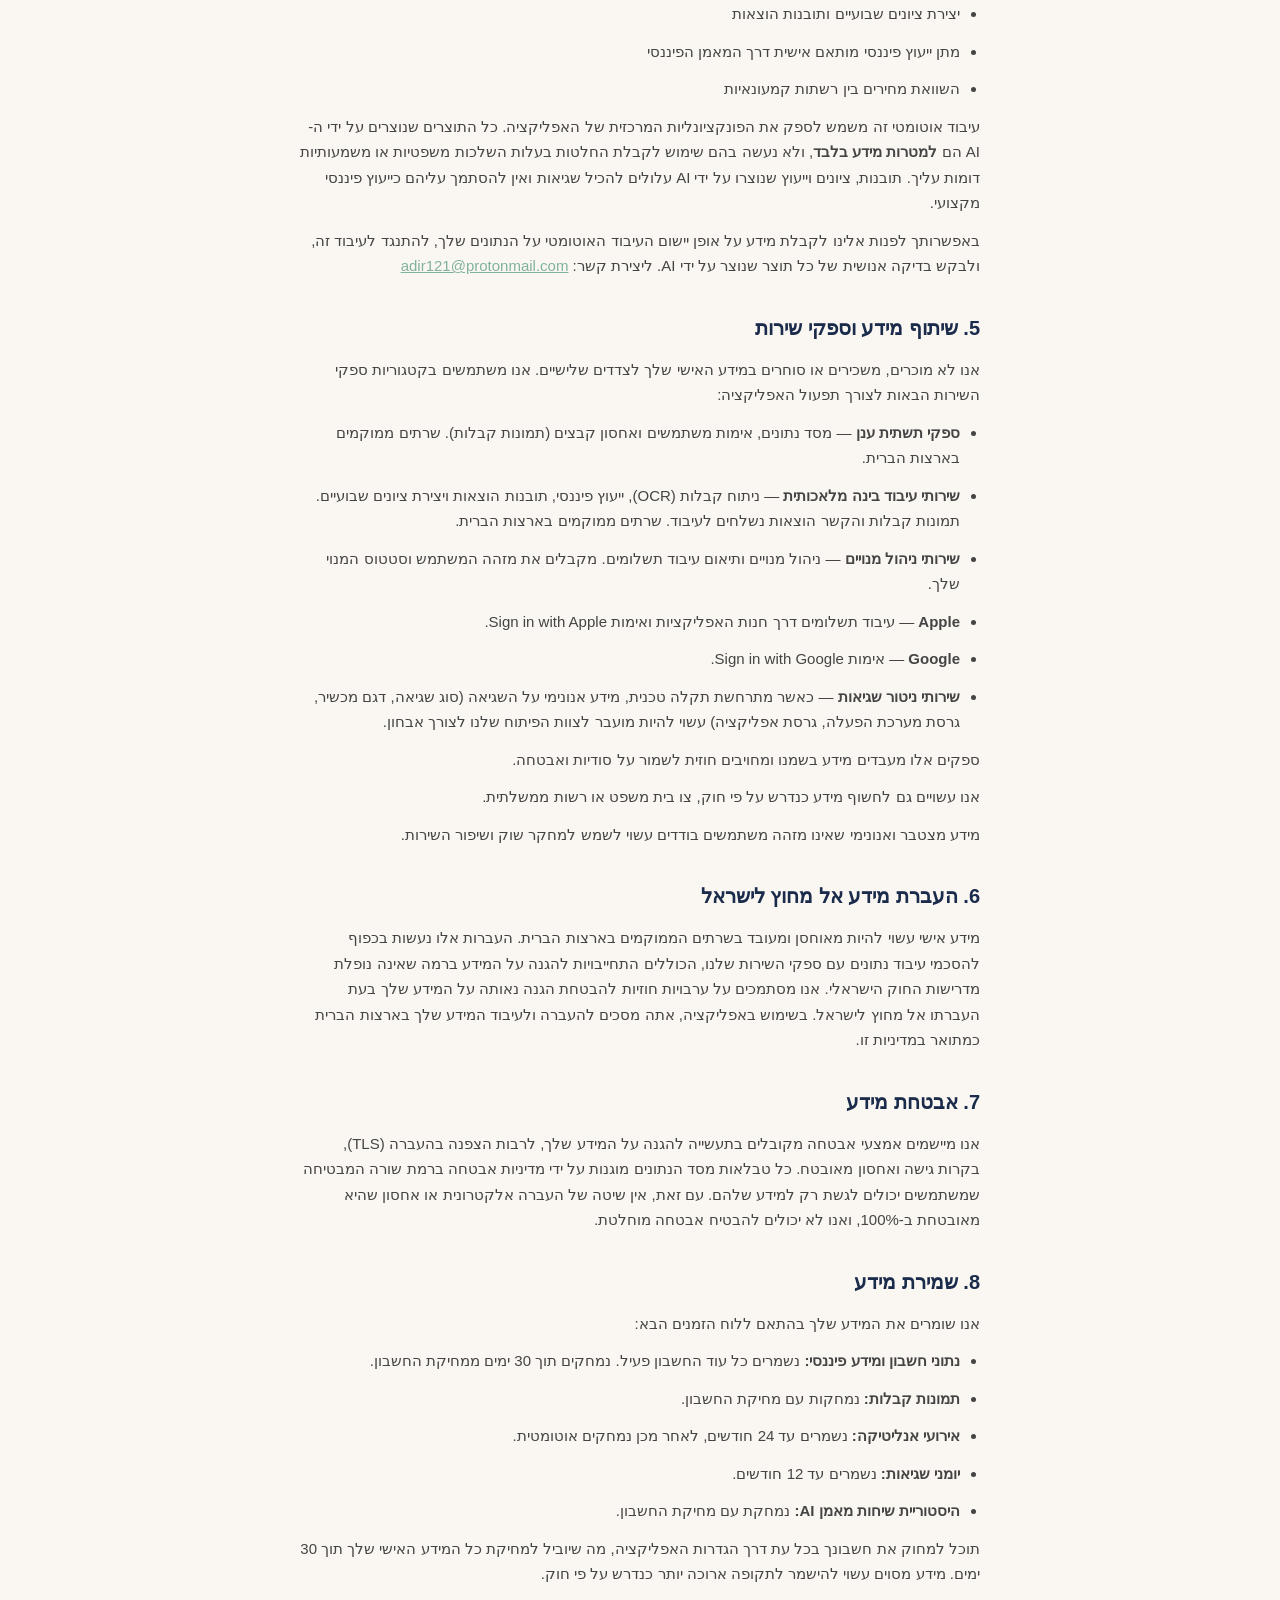
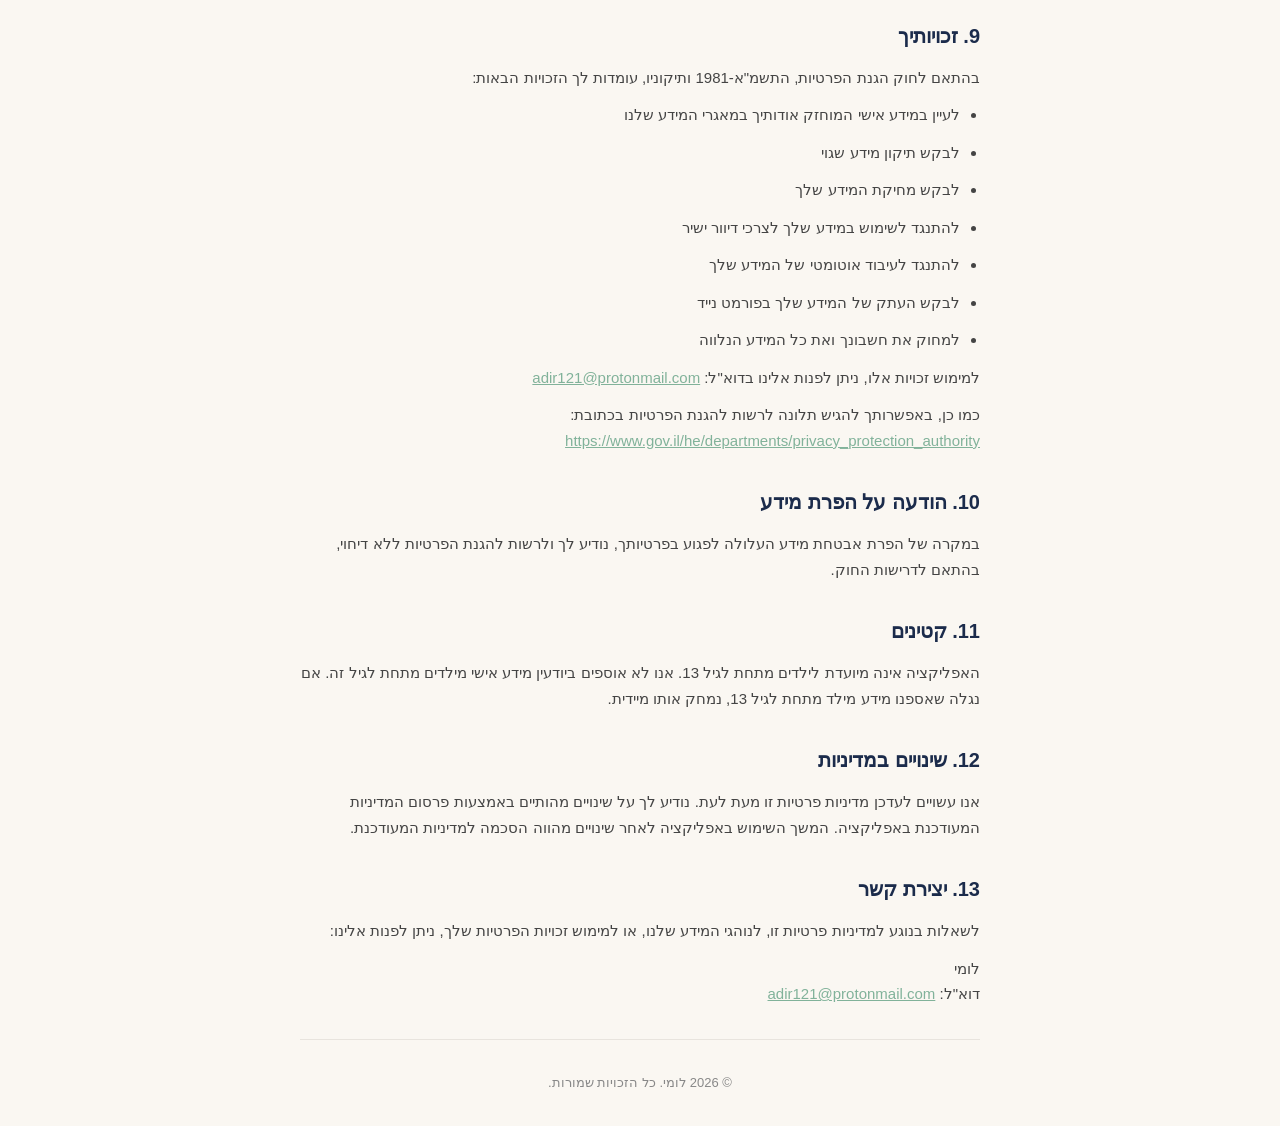
<file: privacy-he.html>
<!DOCTYPE html>
<html lang="he" dir="rtl">
<head>
    <meta charset="UTF-8">
    <meta name="viewport" content="width=device-width, initial-scale=1.0">
    <title>לומי — מדיניות פרטיות</title>
    <style>
        * { margin: 0; padding: 0; box-sizing: border-box; }
        body { font-family: -apple-system, BlinkMacSystemFont, 'Segoe UI', Roboto, sans-serif; color: #1B2B4B; background: #FAF7F2; line-height: 1.7; padding: 20px; max-width: 720px; margin: 0 auto; direction: rtl; }
        h1 { font-size: 28px; margin-bottom: 8px; }
        h2 { font-size: 20px; margin-top: 32px; margin-bottom: 12px; color: #1B2B4B; }
        p, li { font-size: 15px; margin-bottom: 12px; color: #444; }
        ul { padding-right: 20px; }
        .updated { font-size: 13px; color: #888; margin-bottom: 32px; }
        a { color: #81B29A; }
        .divider { border: none; border-top: 1px solid #E8E4DE; margin: 32px 0; }
    </style>
</head>
<body>
    <h1>מדיניות פרטיות</h1>
    <p class="updated">עדכון אחרון: 2 במאי 2026</p>

    <p>לומי ("אנחנו", "שלנו" או "אותנו") מפעילה את אפליקציית לומי ("האפליקציה"). מדיניות פרטיות זו מסבירה כיצד אנו אוספים, משתמשים ומגנים על המידע שלך בעת השימוש באפליקציה, בהתאם לחוק הגנת הפרטיות, התשמ"א-1981 ותיקוניו.</p>

    <h2>1. מידע שאנו אוספים</h2>
    <p><strong>פרטי חשבון:</strong> בעת יצירת חשבון, אנו אוספים את כתובת הדוא"ל שלך ואמצעי זיהוי דרך ספקי התחברות חיצוניים (Apple, Google). אנו לא שומרים את הסיסמאות שלך.</p>
    <p><strong>נתוני קבלות:</strong> כאשר אתה סורק או מעלה קבלות, אנו אוספים את תמונת הקבלה, הטקסט שחולץ, שם בית העסק, שמות פריטים, מחירים, כמויות ותאריכי רכישה. נתונים אלו משמשים לספק את תכונות התקצוב של האפליקציה.</p>
    <p><strong>נתוני שימוש:</strong> אנו אוספים מידע על אופן השימוש שלך באפליקציה, לרבות תכונות בהן השתמשת ואירועי אנליטיקה, לצורך שיפור השירות.</p>
    <p><strong>נתוני פרופיל:</strong> בעת הגדרת הפרופיל, אנו אוספים את שמך המלא, הכנסה חודשית, הוצאות קבועות חודשיות, תקציב חודשי, העדפת מטבע ופרופיל הוצאות. נתונים אלו משמשים להתאמה אישית של חוויית התקצוב.</p>
    <p><strong>תוכן שנוצר על ידי AI:</strong> האפליקציה מייצרת ושומרת ציונים שבועיים, תובנות הוצאות, היסטוריית שיחות עם המאמן הפיננסי וניתוח פרופיל הוצאות. תוכן זה נגזר מהנתונים הפיננסיים שלך כדי לספק המלצות מותאמות אישית.</p>
    <p><strong>נתוני רשימת קניות:</strong> פריטים, מחירים ושמות חנויות שאתה מוסיף לרשימת הקניות נשמרים לצורך סנכרון ענן בין מכשירים.</p>
    <p><strong>מידע על המכשיר:</strong> אנו אוספים את סוג המכשיר, דגם המכשיר, גרסת מערכת ההפעלה, גרסת האפליקציה והעדפת השפה. מידע זה נאסף לצורך מיטוב האפליקציה ואבחון תקלות טכניות.</p>

    <h2>2. כיצד אנו משתמשים במידע</h2>
    <ul>
        <li>לספק ולתחזק את תכונות התקצוב ומעקב ההוצאות של האפליקציה</li>
        <li>ליצור תובנות הוצאות מותאמות אישית והמלצות</li>
        <li>להשוות מחירים בין קמעונאים ולזהות חיסכון פוטנציאלי</li>
        <li>לעבד תשלומי מנוי דרך חנות האפליקציות של Apple</li>
        <li>לספק ייעוץ פיננסי מותאם אישית באמצעות מאמן AI</li>
        <li>ליצור ציונים שבועיים ודוחות מותאמים אישית</li>
        <li>לנהל רשימות קניות עם סנכרון ענן</li>
        <li>לשפר ולייעל את פונקציונליות האפליקציה</li>
        <li>לאבחן שגיאות ותקלות טכניות</li>
        <li>להגיב למשוב ולבקשות תמיכה</li>
    </ul>

    <h2>3. מידע רגיש</h2>
    <p>האפליקציה מעבדת מידע פיננסי הנחשב "מידע רגיש במיוחד" על פי תיקון 13 לחוק הגנת הפרטיות (בתוקף מ-14 באוגוסט 2025). מידע זה כולל נתוני הוצאות, סכומי רכישה, פרטי הכנסה ופרטי בתי עסק. אנו מיישמים אמצעי הגנה מוגברים על מידע רגיש זה, לרבות הצפנה בזמן אחסון ובזמן העברה, בקרת גישה מוגבלת ואחסון מאובטח. ביצירת חשבון והזנת המידע הפיננסי שלך, אתה מסכים באופן מפורש לאיסוף ולעיבוד מידע זה למטרות המפורטות במדיניות זו.</p>

    <h2>4. עיבוד אוטומטי</h2>
    <p>האפליקציה משתמשת בטכנולוגיות עיבוד אוטומטי, המופעלות באמצעות בינה מלאכותית, לצורך:</p>
    <ul>
        <li>חילוץ טקסט, שמות בתי עסק, סכומים ותאריכים מתמונות קבלות (OCR)</li>
        <li>סיווג אוטומטי של הוצאות לקטגוריות</li>
        <li>יצירת ציונים שבועיים ותובנות הוצאות</li>
        <li>מתן ייעוץ פיננסי מותאם אישית דרך המאמן הפיננסי</li>
        <li>השוואת מחירים בין רשתות קמעונאיות</li>
    </ul>
    <p>עיבוד אוטומטי זה משמש לספק את הפונקציונליות המרכזית של האפליקציה. כל התוצרים שנוצרים על ידי ה-AI הם <strong>למטרות מידע בלבד</strong>, ולא נעשה בהם שימוש לקבלת החלטות בעלות השלכות משפטיות או משמעותיות דומות עליך. תובנות, ציונים וייעוץ שנוצרו על ידי AI עלולים להכיל שגיאות ואין להסתמך עליהם כייעוץ פיננסי מקצועי.</p>
    <p>באפשרותך לפנות אלינו לקבלת מידע על אופן יישום העיבוד האוטומטי על הנתונים שלך, להתנגד לעיבוד זה, ולבקש בדיקה אנושית של כל תוצר שנוצר על ידי AI. ליצירת קשר: <a href="mailto:adir121@protonmail.com">adir121@protonmail.com</a></p>

    <h2>5. שיתוף מידע וספקי שירות</h2>
    <p>אנו לא מוכרים, משכירים או סוחרים במידע האישי שלך לצדדים שלישיים. אנו משתמשים בקטגוריות ספקי השירות הבאות לצורך תפעול האפליקציה:</p>
    <ul>
        <li><strong>ספקי תשתית ענן</strong> — מסד נתונים, אימות משתמשים ואחסון קבצים (תמונות קבלות). שרתים ממוקמים בארצות הברית.</li>
        <li><strong>שירותי עיבוד בינה מלאכותית</strong> — ניתוח קבלות (OCR), ייעוץ פיננסי, תובנות הוצאות ויצירת ציונים שבועיים. תמונות קבלות והקשר הוצאות נשלחים לעיבוד. שרתים ממוקמים בארצות הברית.</li>
        <li><strong>שירותי ניהול מנויים</strong> — ניהול מנויים ותיאום עיבוד תשלומים. מקבלים את מזהה המשתמש וסטטוס המנוי שלך.</li>
        <li><strong>Apple</strong> — עיבוד תשלומים דרך חנות האפליקציות ואימות Sign in with Apple.</li>
        <li><strong>Google</strong> — אימות Sign in with Google.</li>
        <li><strong>שירותי ניטור שגיאות</strong> — כאשר מתרחשת תקלה טכנית, מידע אנונימי על השגיאה (סוג שגיאה, דגם מכשיר, גרסת מערכת הפעלה, גרסת אפליקציה) עשוי להיות מועבר לצוות הפיתוח שלנו לצורך אבחון.</li>
    </ul>
    <p>ספקים אלו מעבדים מידע בשמנו ומחויבים חוזית לשמור על סודיות ואבטחה.</p>
    <p>אנו עשויים גם לחשוף מידע כנדרש על פי חוק, צו בית משפט או רשות ממשלתית.</p>
    <p>מידע מצטבר ואנונימי שאינו מזהה משתמשים בודדים עשוי לשמש למחקר שוק ושיפור השירות.</p>

    <h2>6. העברת מידע אל מחוץ לישראל</h2>
    <p>מידע אישי עשוי להיות מאוחסן ומעובד בשרתים הממוקמים בארצות הברית. העברות אלו נעשות בכפוף להסכמי עיבוד נתונים עם ספקי השירות שלנו, הכוללים התחייבויות להגנה על המידע ברמה שאינה נופלת מדרישות החוק הישראלי. אנו מסתמכים על ערבויות חוזיות להבטחת הגנה נאותה על המידע שלך בעת העברתו אל מחוץ לישראל. בשימוש באפליקציה, אתה מסכים להעברה ולעיבוד המידע שלך בארצות הברית כמתואר במדיניות זו.</p>

    <h2>7. אבטחת מידע</h2>
    <p>אנו מיישמים אמצעי אבטחה מקובלים בתעשייה להגנה על המידע שלך, לרבות הצפנה בהעברה (TLS), בקרות גישה ואחסון מאובטח. כל טבלאות מסד הנתונים מוגנות על ידי מדיניות אבטחה ברמת שורה המבטיחה שמשתמשים יכולים לגשת רק למידע שלהם. עם זאת, אין שיטה של העברה אלקטרונית או אחסון שהיא מאובטחת ב-100%, ואנו לא יכולים להבטיח אבטחה מוחלטת.</p>

    <h2>8. שמירת מידע</h2>
    <p>אנו שומרים את המידע שלך בהתאם ללוח הזמנים הבא:</p>
    <ul>
        <li><strong>נתוני חשבון ומידע פיננסי:</strong> נשמרים כל עוד החשבון פעיל. נמחקים תוך 30 ימים ממחיקת החשבון.</li>
        <li><strong>תמונות קבלות:</strong> נמחקות עם מחיקת החשבון.</li>
        <li><strong>אירועי אנליטיקה:</strong> נשמרים עד 24 חודשים, לאחר מכן נמחקים אוטומטית.</li>
        <li><strong>יומני שגיאות:</strong> נשמרים עד 12 חודשים.</li>
        <li><strong>היסטוריית שיחות מאמן AI:</strong> נמחקת עם מחיקת החשבון.</li>
    </ul>
    <p>תוכל למחוק את חשבונך בכל עת דרך הגדרות האפליקציה, מה שיוביל למחיקת כל המידע האישי שלך תוך 30 ימים. מידע מסוים עשוי להישמר לתקופה ארוכה יותר כנדרש על פי חוק.</p>

    <h2>9. זכויותיך</h2>
    <p>בהתאם לחוק הגנת הפרטיות, התשמ"א-1981 ותיקוניו, עומדות לך הזכויות הבאות:</p>
    <ul>
        <li>לעיין במידע אישי המוחזק אודותיך במאגרי המידע שלנו</li>
        <li>לבקש תיקון מידע שגוי</li>
        <li>לבקש מחיקת המידע שלך</li>
        <li>להתנגד לשימוש במידע שלך לצרכי דיוור ישיר</li>
        <li>להתנגד לעיבוד אוטומטי של המידע שלך</li>
        <li>לבקש העתק של המידע שלך בפורמט נייד</li>
        <li>למחוק את חשבונך ואת כל המידע הנלווה</li>
    </ul>
    <p>למימוש זכויות אלו, ניתן לפנות אלינו בדוא"ל: <a href="mailto:adir121@protonmail.com">adir121@protonmail.com</a></p>
    <p>כמו כן, באפשרותך להגיש תלונה לרשות להגנת הפרטיות בכתובת: <a href="https://www.gov.il/he/departments/privacy_protection_authority">https://www.gov.il/he/departments/privacy_protection_authority</a></p>

    <h2>10. הודעה על הפרת מידע</h2>
    <p>במקרה של הפרת אבטחת מידע העלולה לפגוע בפרטיותך, נודיע לך ולרשות להגנת הפרטיות ללא דיחוי, בהתאם לדרישות החוק.</p>

    <h2>11. קטינים</h2>
    <p>האפליקציה אינה מיועדת לילדים מתחת לגיל 13. אנו לא אוספים ביודעין מידע אישי מילדים מתחת לגיל זה. אם נגלה שאספנו מידע מילד מתחת לגיל 13, נמחק אותו מיידית.</p>

    <h2>12. שינויים במדיניות</h2>
    <p>אנו עשויים לעדכן מדיניות פרטיות זו מעת לעת. נודיע לך על שינויים מהותיים באמצעות פרסום המדיניות המעודכנת באפליקציה. המשך השימוש באפליקציה לאחר שינויים מהווה הסכמה למדיניות המעודכנת.</p>

    <h2>13. יצירת קשר</h2>
    <p>לשאלות בנוגע למדיניות פרטיות זו, לנוהגי המידע שלנו, או למימוש זכויות הפרטיות שלך, ניתן לפנות אלינו:</p>
    <p>לומי<br>דוא"ל: <a href="mailto:adir121@protonmail.com">adir121@protonmail.com</a></p>

    <hr class="divider">
    <p style="font-size: 13px; color: #888; text-align: center;">&copy; 2026 לומי. כל הזכויות שמורות.</p>
</body>
</html>
</file>
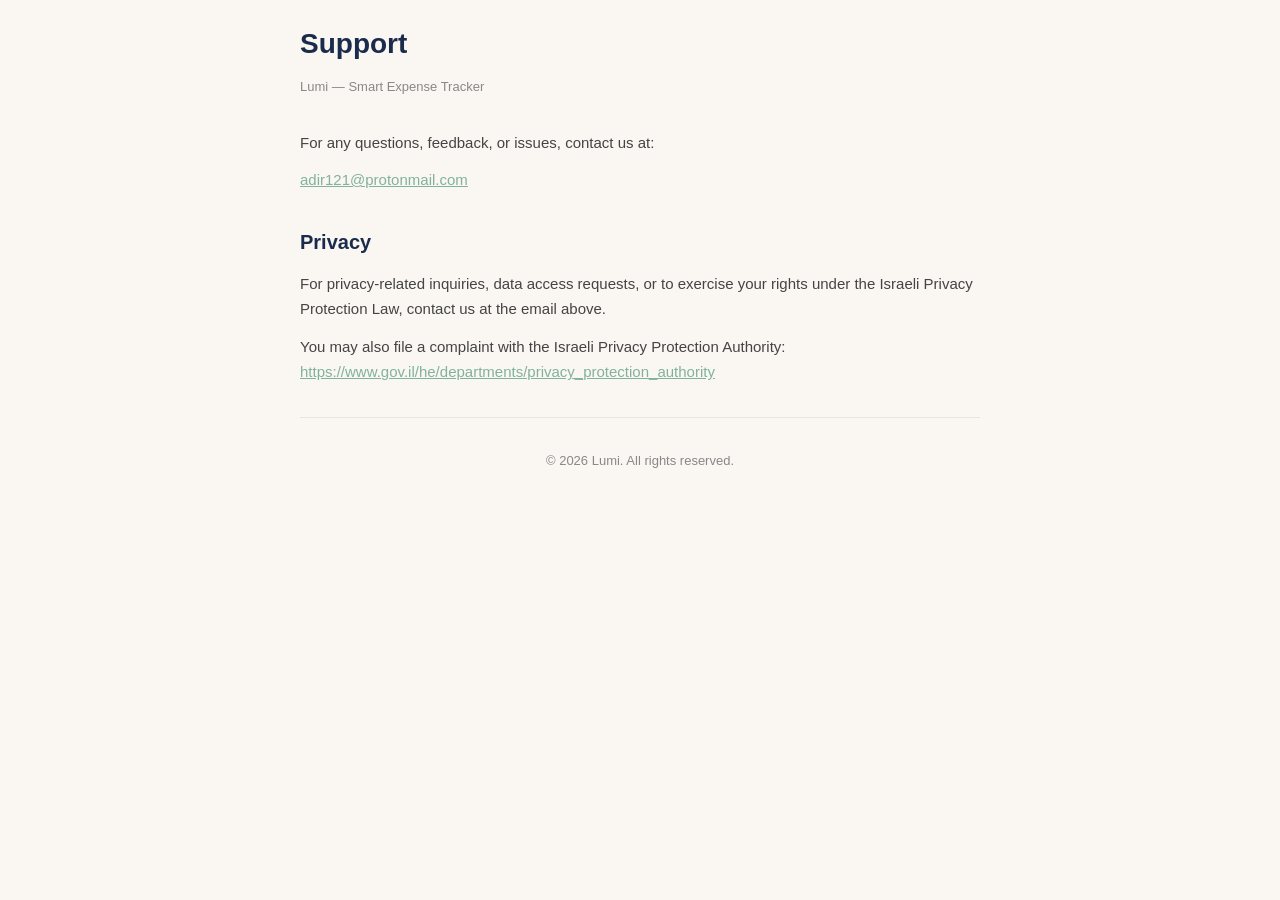
<file: support.html>
<!DOCTYPE html>
<html lang="en" dir="ltr">
<head>
    <meta charset="UTF-8">
    <meta name="viewport" content="width=device-width, initial-scale=1.0">
    <title>Lumi — Support</title>
    <style>
        * { margin: 0; padding: 0; box-sizing: border-box; }
        body { font-family: -apple-system, BlinkMacSystemFont, 'Segoe UI', Roboto, sans-serif; color: #1B2B4B; background: #FAF7F2; line-height: 1.7; padding: 20px; max-width: 720px; margin: 0 auto; }
        h1 { font-size: 28px; margin-bottom: 8px; }
        h2 { font-size: 20px; margin-top: 32px; margin-bottom: 12px; color: #1B2B4B; }
        p { font-size: 15px; margin-bottom: 12px; color: #444; }
        a { color: #81B29A; }
        .subtitle { font-size: 13px; color: #888; margin-bottom: 32px; }
        .divider { border: none; border-top: 1px solid #E8E4DE; margin: 32px 0; }
    </style>
</head>
<body>
    <h1>Support</h1>
    <p class="subtitle">Lumi — Smart Expense Tracker</p>
    <p>For any questions, feedback, or issues, contact us at:</p>
    <p><a href="mailto:adir121@protonmail.com">adir121@protonmail.com</a></p>

    <h2>Privacy</h2>
    <p>For privacy-related inquiries, data access requests, or to exercise your rights under the Israeli Privacy Protection Law, contact us at the email above.</p>
    <p>You may also file a complaint with the Israeli Privacy Protection Authority:<br>
    <a href="https://www.gov.il/he/departments/privacy_protection_authority">https://www.gov.il/he/departments/privacy_protection_authority</a></p>

    <hr class="divider">
    <p style="font-size: 13px; color: #888; text-align: center;">&copy; 2026 Lumi. All rights reserved.</p>
</body>
</html>
</file>
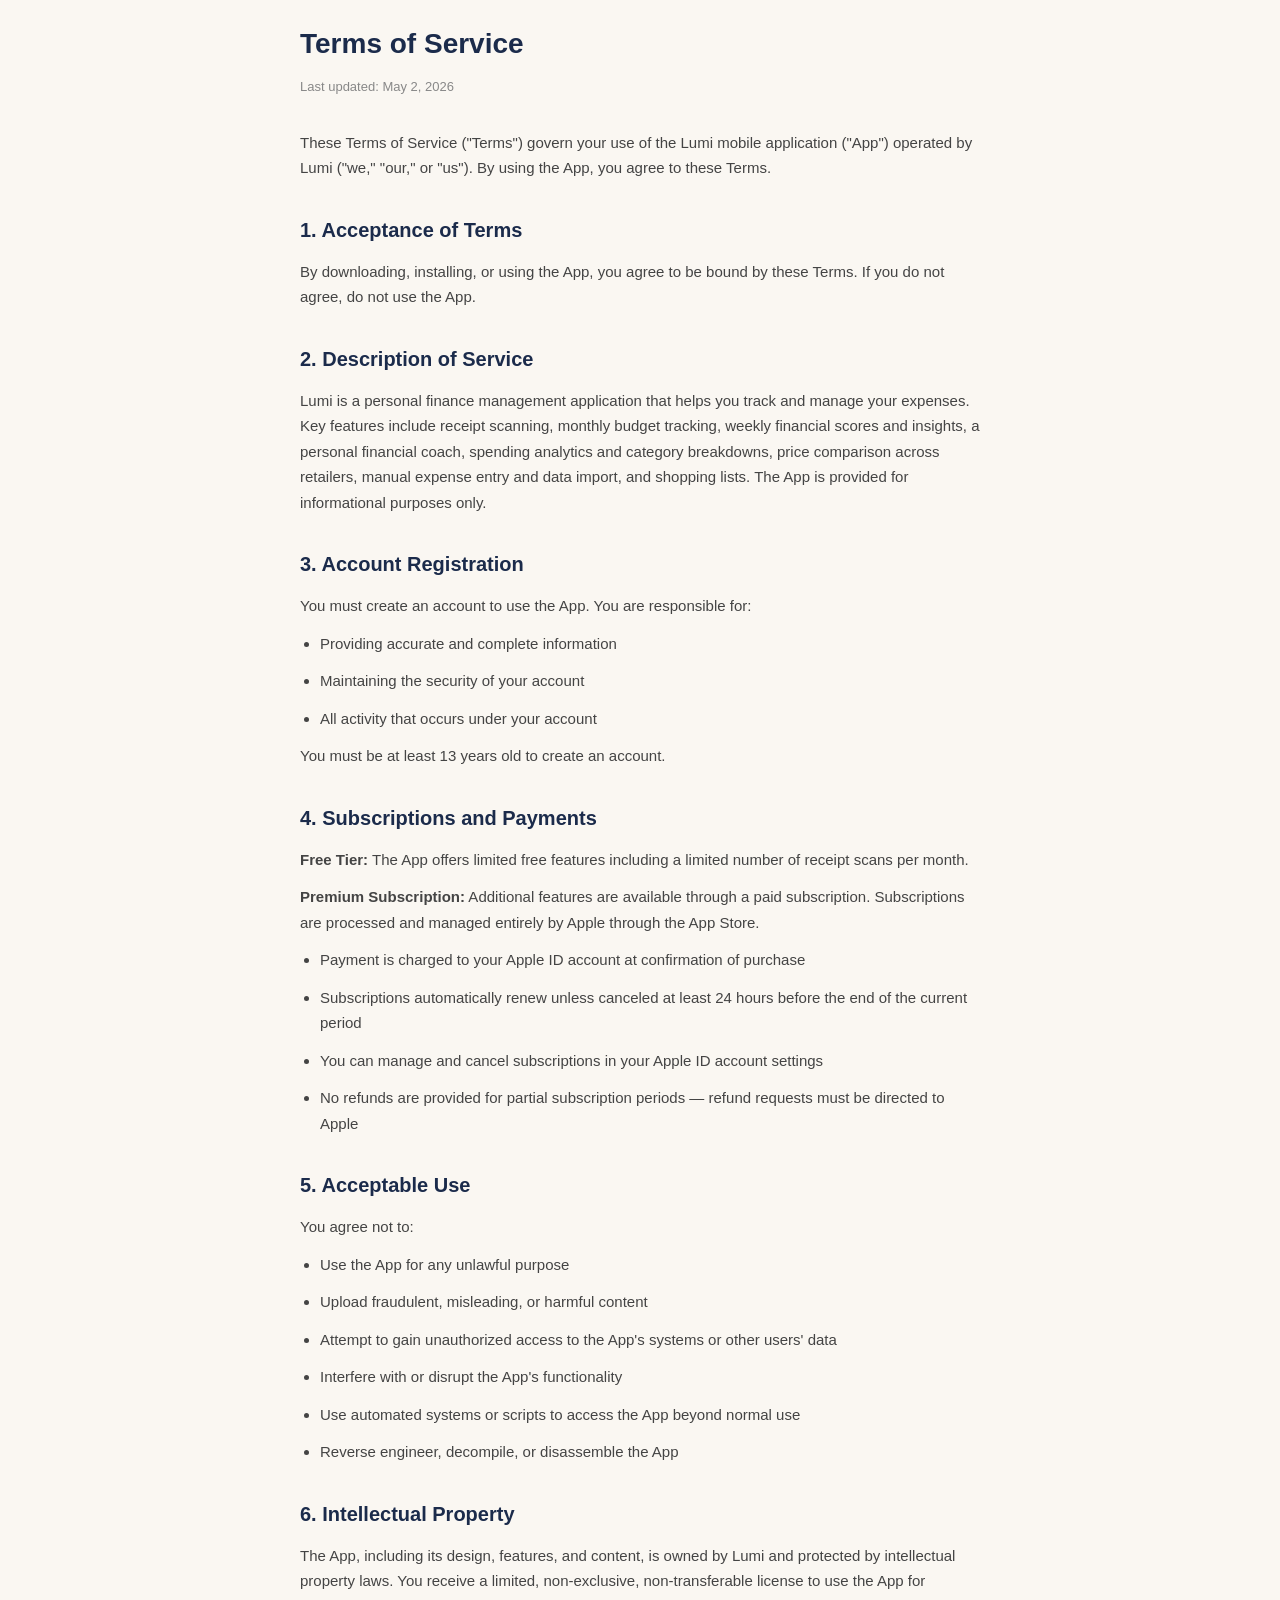
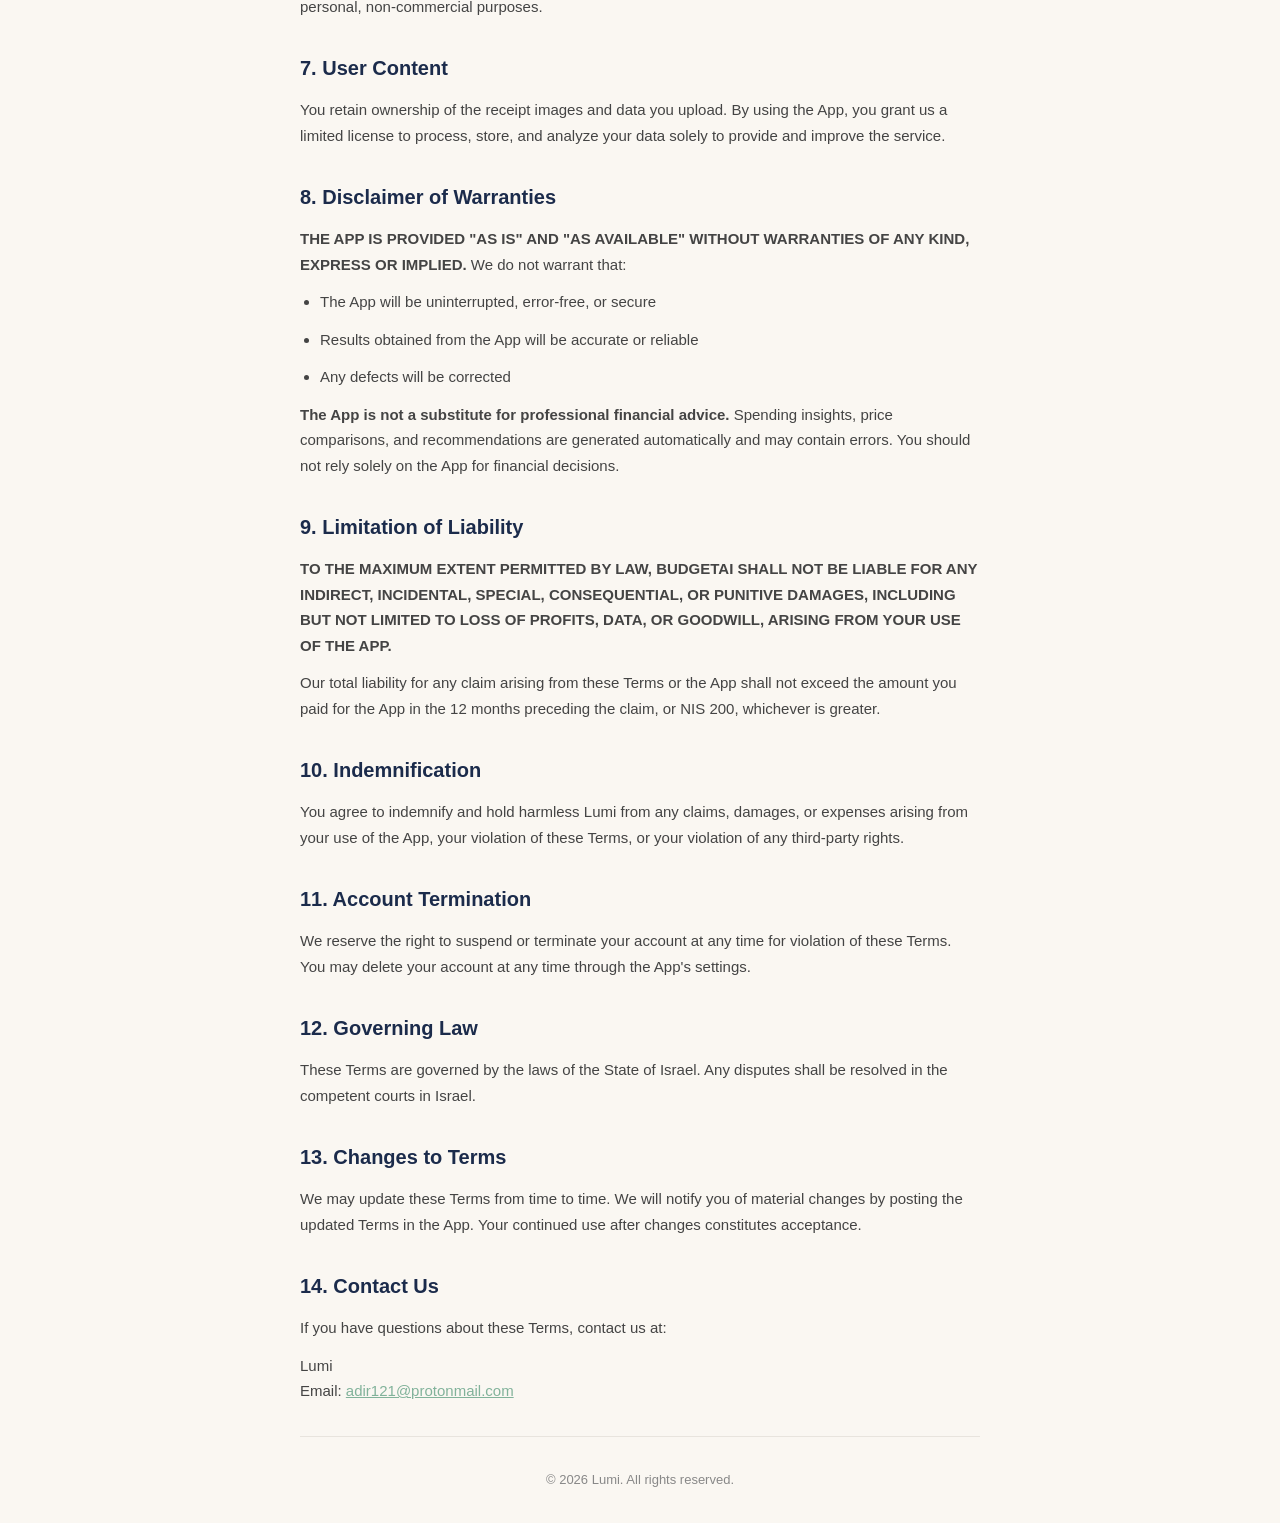
<file: terms-en.html>
<!DOCTYPE html>
<html lang="en" dir="ltr">
<head>
    <meta charset="UTF-8">
    <meta name="viewport" content="width=device-width, initial-scale=1.0">
    <title>Lumi — Terms of Service</title>
    <style>
        * { margin: 0; padding: 0; box-sizing: border-box; }
        body { font-family: -apple-system, BlinkMacSystemFont, 'Segoe UI', Roboto, sans-serif; color: #1B2B4B; background: #FAF7F2; line-height: 1.7; padding: 20px; max-width: 720px; margin: 0 auto; }
        h1 { font-size: 28px; margin-bottom: 8px; }
        h2 { font-size: 20px; margin-top: 32px; margin-bottom: 12px; color: #1B2B4B; }
        p, li { font-size: 15px; margin-bottom: 12px; color: #444; }
        ul { padding-left: 20px; }
        .updated { font-size: 13px; color: #888; margin-bottom: 32px; }
        a { color: #81B29A; }
        .divider { border: none; border-top: 1px solid #E8E4DE; margin: 32px 0; }
    </style>
</head>
<body>
    <h1>Terms of Service</h1>
    <p class="updated">Last updated: May 2, 2026</p>

    <p>These Terms of Service ("Terms") govern your use of the Lumi mobile application ("App") operated by Lumi ("we," "our," or "us"). By using the App, you agree to these Terms.</p>

    <h2>1. Acceptance of Terms</h2>
    <p>By downloading, installing, or using the App, you agree to be bound by these Terms. If you do not agree, do not use the App.</p>

    <h2>2. Description of Service</h2>
    <p>Lumi is a personal finance management application that helps you track and manage your expenses. Key features include receipt scanning, monthly budget tracking, weekly financial scores and insights, a personal financial coach, spending analytics and category breakdowns, price comparison across retailers, manual expense entry and data import, and shopping lists. The App is provided for informational purposes only.</p>

    <h2>3. Account Registration</h2>
    <p>You must create an account to use the App. You are responsible for:</p>
    <ul>
        <li>Providing accurate and complete information</li>
        <li>Maintaining the security of your account</li>
        <li>All activity that occurs under your account</li>
    </ul>
    <p>You must be at least 13 years old to create an account.</p>

    <h2>4. Subscriptions and Payments</h2>
    <p><strong>Free Tier:</strong> The App offers limited free features including a limited number of receipt scans per month.</p>
    <p><strong>Premium Subscription:</strong> Additional features are available through a paid subscription. Subscriptions are processed and managed entirely by Apple through the App Store.</p>
    <ul>
        <li>Payment is charged to your Apple ID account at confirmation of purchase</li>
        <li>Subscriptions automatically renew unless canceled at least 24 hours before the end of the current period</li>
        <li>You can manage and cancel subscriptions in your Apple ID account settings</li>
        <li>No refunds are provided for partial subscription periods — refund requests must be directed to Apple</li>
    </ul>

    <h2>5. Acceptable Use</h2>
    <p>You agree not to:</p>
    <ul>
        <li>Use the App for any unlawful purpose</li>
        <li>Upload fraudulent, misleading, or harmful content</li>
        <li>Attempt to gain unauthorized access to the App's systems or other users' data</li>
        <li>Interfere with or disrupt the App's functionality</li>
        <li>Use automated systems or scripts to access the App beyond normal use</li>
        <li>Reverse engineer, decompile, or disassemble the App</li>
    </ul>

    <h2>6. Intellectual Property</h2>
    <p>The App, including its design, features, and content, is owned by Lumi and protected by intellectual property laws. You receive a limited, non-exclusive, non-transferable license to use the App for personal, non-commercial purposes.</p>

    <h2>7. User Content</h2>
    <p>You retain ownership of the receipt images and data you upload. By using the App, you grant us a limited license to process, store, and analyze your data solely to provide and improve the service.</p>

    <h2>8. Disclaimer of Warranties</h2>
    <p><strong>THE APP IS PROVIDED "AS IS" AND "AS AVAILABLE" WITHOUT WARRANTIES OF ANY KIND, EXPRESS OR IMPLIED.</strong> We do not warrant that:</p>
    <ul>
        <li>The App will be uninterrupted, error-free, or secure</li>
        <li>Results obtained from the App will be accurate or reliable</li>
        <li>Any defects will be corrected</li>
    </ul>
    <p><strong>The App is not a substitute for professional financial advice.</strong> Spending insights, price comparisons, and recommendations are generated automatically and may contain errors. You should not rely solely on the App for financial decisions.</p>

    <h2>9. Limitation of Liability</h2>
    <p><strong>TO THE MAXIMUM EXTENT PERMITTED BY LAW, BUDGETAI SHALL NOT BE LIABLE FOR ANY INDIRECT, INCIDENTAL, SPECIAL, CONSEQUENTIAL, OR PUNITIVE DAMAGES, INCLUDING BUT NOT LIMITED TO LOSS OF PROFITS, DATA, OR GOODWILL, ARISING FROM YOUR USE OF THE APP.</strong></p>
    <p>Our total liability for any claim arising from these Terms or the App shall not exceed the amount you paid for the App in the 12 months preceding the claim, or NIS 200, whichever is greater.</p>

    <h2>10. Indemnification</h2>
    <p>You agree to indemnify and hold harmless Lumi from any claims, damages, or expenses arising from your use of the App, your violation of these Terms, or your violation of any third-party rights.</p>

    <h2>11. Account Termination</h2>
    <p>We reserve the right to suspend or terminate your account at any time for violation of these Terms. You may delete your account at any time through the App's settings.</p>

    <h2>12. Governing Law</h2>
    <p>These Terms are governed by the laws of the State of Israel. Any disputes shall be resolved in the competent courts in Israel.</p>

    <h2>13. Changes to Terms</h2>
    <p>We may update these Terms from time to time. We will notify you of material changes by posting the updated Terms in the App. Your continued use after changes constitutes acceptance.</p>

    <h2>14. Contact Us</h2>
    <p>If you have questions about these Terms, contact us at:</p>
    <p>Lumi<br>Email: <a href="mailto:adir121@protonmail.com">adir121@protonmail.com</a></p>

    <hr class="divider">
    <p style="font-size: 13px; color: #888; text-align: center;">&copy; 2026 Lumi. All rights reserved.</p>
</body>
</html>
</file>
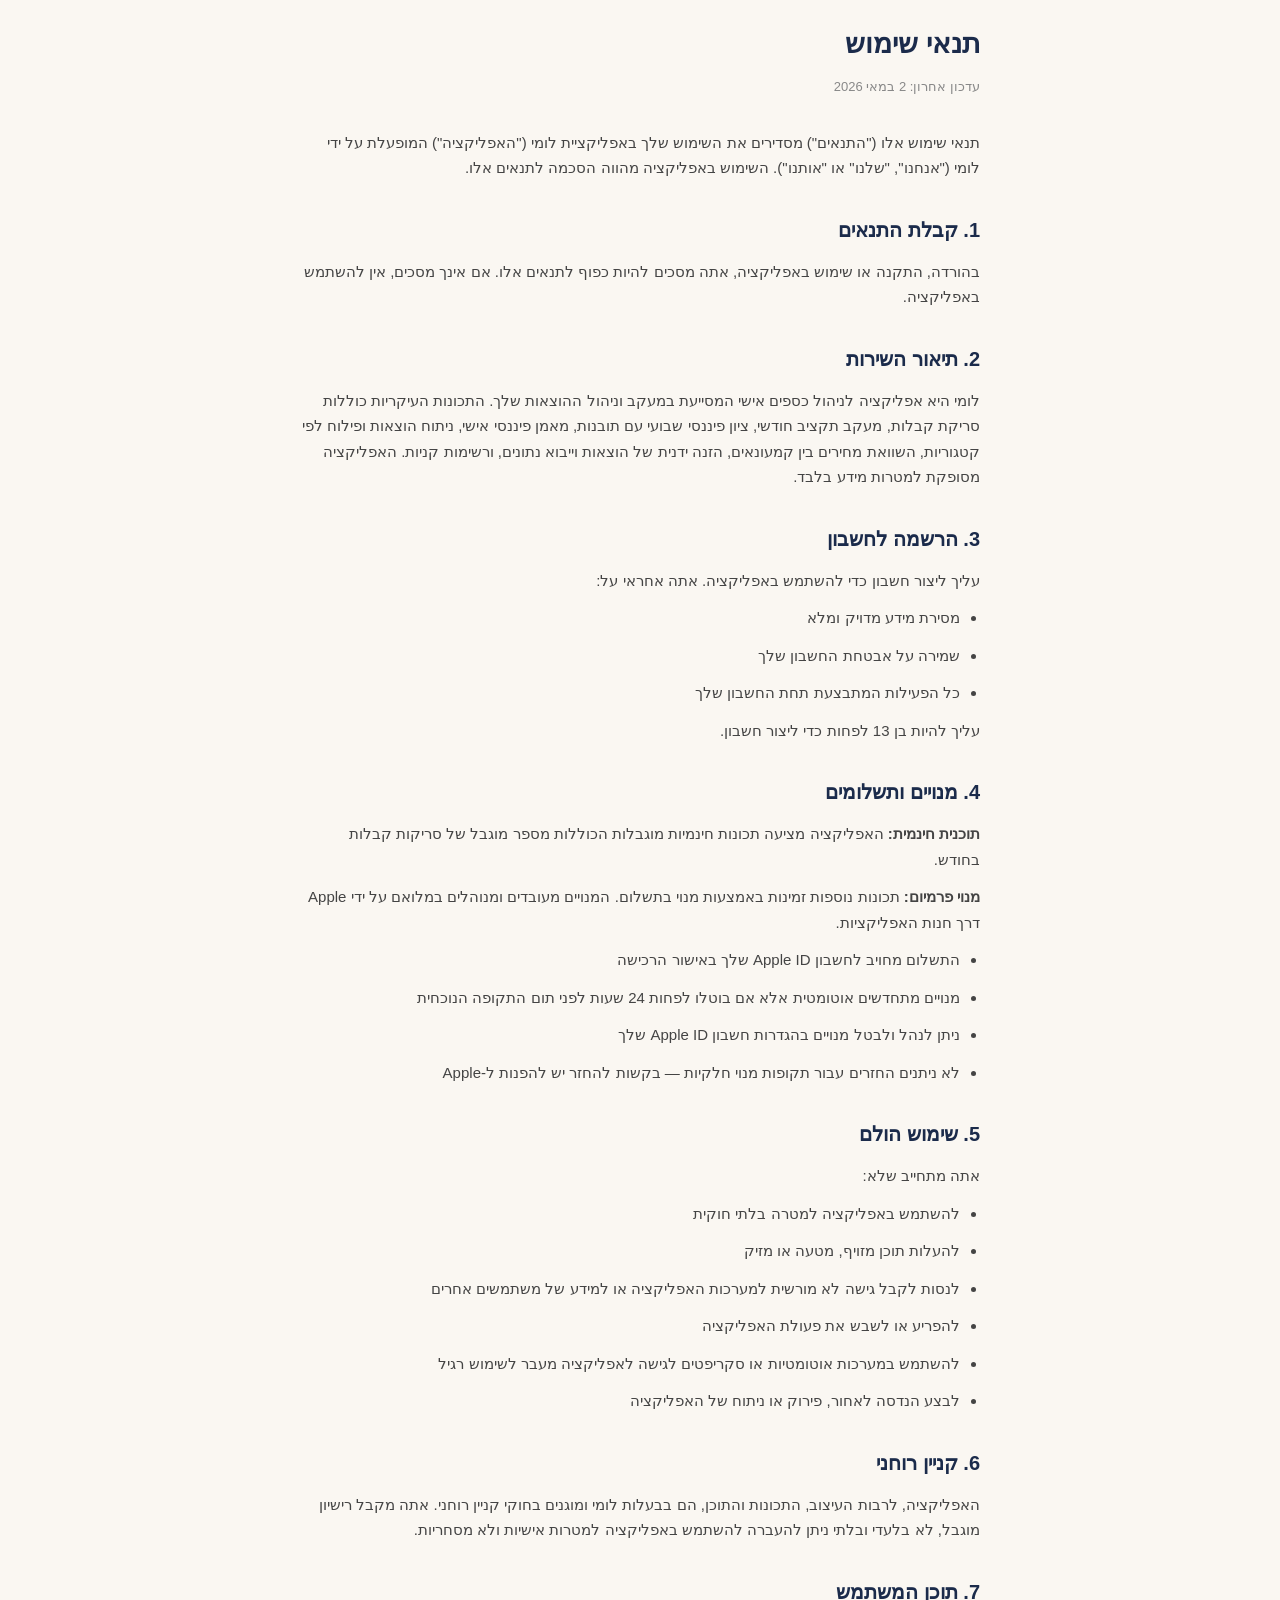
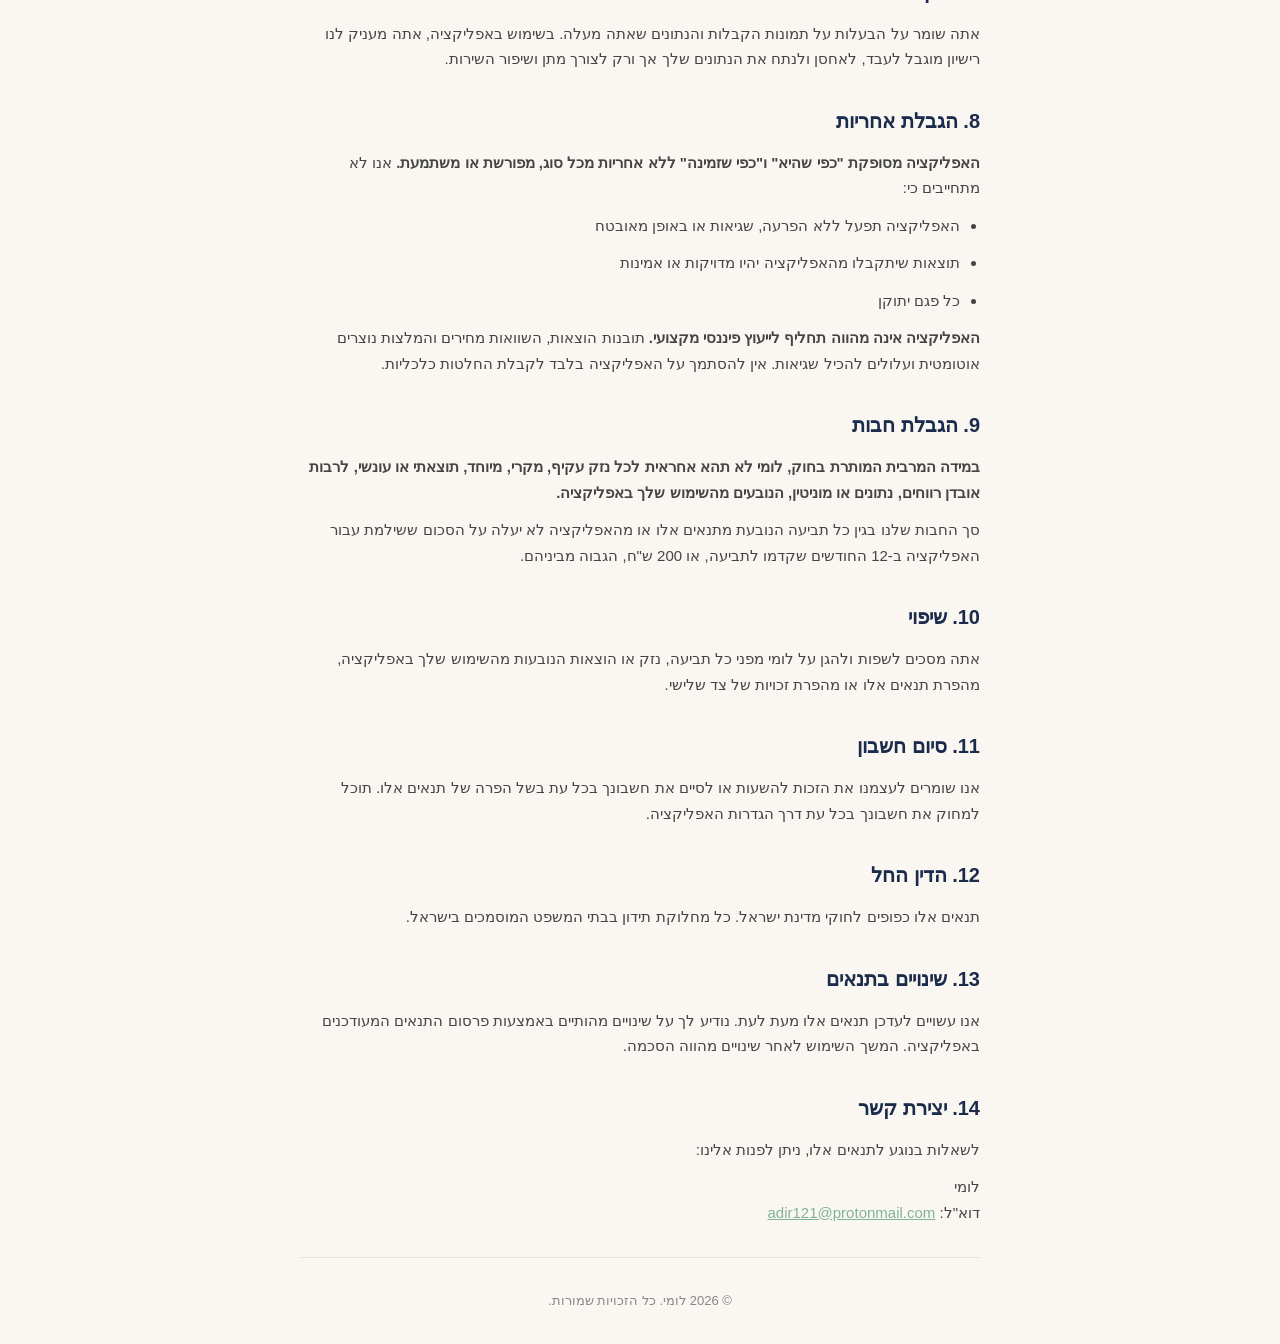
<file: terms-he.html>
<!DOCTYPE html>
<html lang="he" dir="rtl">
<head>
    <meta charset="UTF-8">
    <meta name="viewport" content="width=device-width, initial-scale=1.0">
    <title>לומי — תנאי שימוש</title>
    <style>
        * { margin: 0; padding: 0; box-sizing: border-box; }
        body { font-family: -apple-system, BlinkMacSystemFont, 'Segoe UI', Roboto, sans-serif; color: #1B2B4B; background: #FAF7F2; line-height: 1.7; padding: 20px; max-width: 720px; margin: 0 auto; direction: rtl; }
        h1 { font-size: 28px; margin-bottom: 8px; }
        h2 { font-size: 20px; margin-top: 32px; margin-bottom: 12px; color: #1B2B4B; }
        p, li { font-size: 15px; margin-bottom: 12px; color: #444; }
        ul { padding-right: 20px; }
        .updated { font-size: 13px; color: #888; margin-bottom: 32px; }
        a { color: #81B29A; }
        .divider { border: none; border-top: 1px solid #E8E4DE; margin: 32px 0; }
    </style>
</head>
<body>
    <h1>תנאי שימוש</h1>
    <p class="updated">עדכון אחרון: 2 במאי 2026</p>

    <p>תנאי שימוש אלו ("התנאים") מסדירים את השימוש שלך באפליקציית לומי ("האפליקציה") המופעלת על ידי לומי ("אנחנו", "שלנו" או "אותנו"). השימוש באפליקציה מהווה הסכמה לתנאים אלו.</p>

    <h2>1. קבלת התנאים</h2>
    <p>בהורדה, התקנה או שימוש באפליקציה, אתה מסכים להיות כפוף לתנאים אלו. אם אינך מסכים, אין להשתמש באפליקציה.</p>

    <h2>2. תיאור השירות</h2>
    <p>לומי היא אפליקציה לניהול כספים אישי המסייעת במעקב וניהול ההוצאות שלך. התכונות העיקריות כוללות סריקת קבלות, מעקב תקציב חודשי, ציון פיננסי שבועי עם תובנות, מאמן פיננסי אישי, ניתוח הוצאות ופילוח לפי קטגוריות, השוואת מחירים בין קמעונאים, הזנה ידנית של הוצאות וייבוא נתונים, ורשימות קניות. האפליקציה מסופקת למטרות מידע בלבד.</p>

    <h2>3. הרשמה לחשבון</h2>
    <p>עליך ליצור חשבון כדי להשתמש באפליקציה. אתה אחראי על:</p>
    <ul>
        <li>מסירת מידע מדויק ומלא</li>
        <li>שמירה על אבטחת החשבון שלך</li>
        <li>כל הפעילות המתבצעת תחת החשבון שלך</li>
    </ul>
    <p>עליך להיות בן 13 לפחות כדי ליצור חשבון.</p>

    <h2>4. מנויים ותשלומים</h2>
    <p><strong>תוכנית חינמית:</strong> האפליקציה מציעה תכונות חינמיות מוגבלות הכוללות מספר מוגבל של סריקות קבלות בחודש.</p>
    <p><strong>מנוי פרמיום:</strong> תכונות נוספות זמינות באמצעות מנוי בתשלום. המנויים מעובדים ומנוהלים במלואם על ידי Apple דרך חנות האפליקציות.</p>
    <ul>
        <li>התשלום מחויב לחשבון Apple ID שלך באישור הרכישה</li>
        <li>מנויים מתחדשים אוטומטית אלא אם בוטלו לפחות 24 שעות לפני תום התקופה הנוכחית</li>
        <li>ניתן לנהל ולבטל מנויים בהגדרות חשבון Apple ID שלך</li>
        <li>לא ניתנים החזרים עבור תקופות מנוי חלקיות — בקשות להחזר יש להפנות ל-Apple</li>
    </ul>

    <h2>5. שימוש הולם</h2>
    <p>אתה מתחייב שלא:</p>
    <ul>
        <li>להשתמש באפליקציה למטרה בלתי חוקית</li>
        <li>להעלות תוכן מזויף, מטעה או מזיק</li>
        <li>לנסות לקבל גישה לא מורשית למערכות האפליקציה או למידע של משתמשים אחרים</li>
        <li>להפריע או לשבש את פעולת האפליקציה</li>
        <li>להשתמש במערכות אוטומטיות או סקריפטים לגישה לאפליקציה מעבר לשימוש רגיל</li>
        <li>לבצע הנדסה לאחור, פירוק או ניתוח של האפליקציה</li>
    </ul>

    <h2>6. קניין רוחני</h2>
    <p>האפליקציה, לרבות העיצוב, התכונות והתוכן, הם בבעלות לומי ומוגנים בחוקי קניין רוחני. אתה מקבל רישיון מוגבל, לא בלעדי ובלתי ניתן להעברה להשתמש באפליקציה למטרות אישיות ולא מסחריות.</p>

    <h2>7. תוכן המשתמש</h2>
    <p>אתה שומר על הבעלות על תמונות הקבלות והנתונים שאתה מעלה. בשימוש באפליקציה, אתה מעניק לנו רישיון מוגבל לעבד, לאחסן ולנתח את הנתונים שלך אך ורק לצורך מתן ושיפור השירות.</p>

    <h2>8. הגבלת אחריות</h2>
    <p><strong>האפליקציה מסופקת "כפי שהיא" ו"כפי שזמינה" ללא אחריות מכל סוג, מפורשת או משתמעת.</strong> אנו לא מתחייבים כי:</p>
    <ul>
        <li>האפליקציה תפעל ללא הפרעה, שגיאות או באופן מאובטח</li>
        <li>תוצאות שיתקבלו מהאפליקציה יהיו מדויקות או אמינות</li>
        <li>כל פגם יתוקן</li>
    </ul>
    <p><strong>האפליקציה אינה מהווה תחליף לייעוץ פיננסי מקצועי.</strong> תובנות הוצאות, השוואות מחירים והמלצות נוצרים אוטומטית ועלולים להכיל שגיאות. אין להסתמך על האפליקציה בלבד לקבלת החלטות כלכליות.</p>

    <h2>9. הגבלת חבות</h2>
    <p><strong>במידה המרבית המותרת בחוק, לומי לא תהא אחראית לכל נזק עקיף, מקרי, מיוחד, תוצאתי או עונשי, לרבות אובדן רווחים, נתונים או מוניטין, הנובעים מהשימוש שלך באפליקציה.</strong></p>
    <p>סך החבות שלנו בגין כל תביעה הנובעת מתנאים אלו או מהאפליקציה לא יעלה על הסכום ששילמת עבור האפליקציה ב-12 החודשים שקדמו לתביעה, או 200 ש"ח, הגבוה מביניהם.</p>

    <h2>10. שיפוי</h2>
    <p>אתה מסכים לשפות ולהגן על לומי מפני כל תביעה, נזק או הוצאות הנובעות מהשימוש שלך באפליקציה, מהפרת תנאים אלו או מהפרת זכויות של צד שלישי.</p>

    <h2>11. סיום חשבון</h2>
    <p>אנו שומרים לעצמנו את הזכות להשעות או לסיים את חשבונך בכל עת בשל הפרה של תנאים אלו. תוכל למחוק את חשבונך בכל עת דרך הגדרות האפליקציה.</p>

    <h2>12. הדין החל</h2>
    <p>תנאים אלו כפופים לחוקי מדינת ישראל. כל מחלוקת תידון בבתי המשפט המוסמכים בישראל.</p>

    <h2>13. שינויים בתנאים</h2>
    <p>אנו עשויים לעדכן תנאים אלו מעת לעת. נודיע לך על שינויים מהותיים באמצעות פרסום התנאים המעודכנים באפליקציה. המשך השימוש לאחר שינויים מהווה הסכמה.</p>

    <h2>14. יצירת קשר</h2>
    <p>לשאלות בנוגע לתנאים אלו, ניתן לפנות אלינו:</p>
    <p>לומי<br>דוא"ל: <a href="mailto:adir121@protonmail.com">adir121@protonmail.com</a></p>

    <hr class="divider">
    <p style="font-size: 13px; color: #888; text-align: center;">&copy; 2026 לומי. כל הזכויות שמורות.</p>
</body>
</html>
</file>
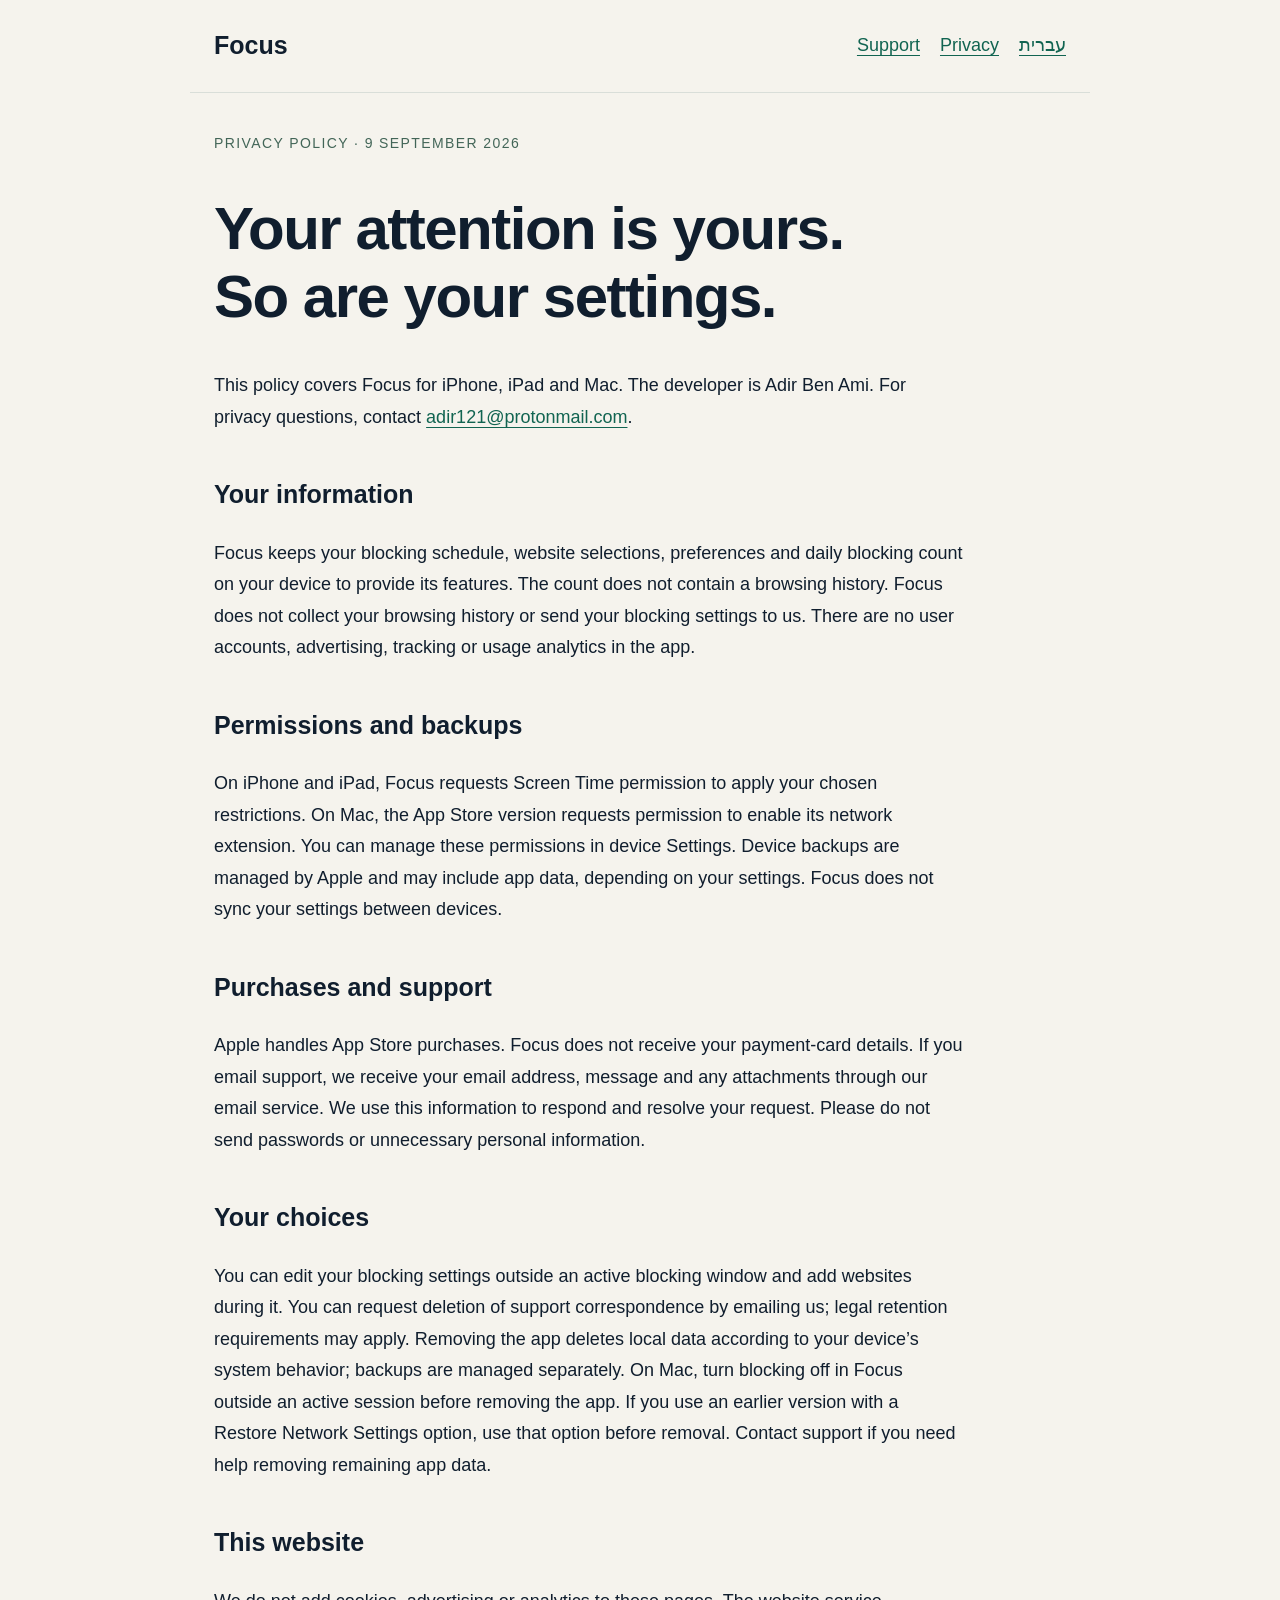
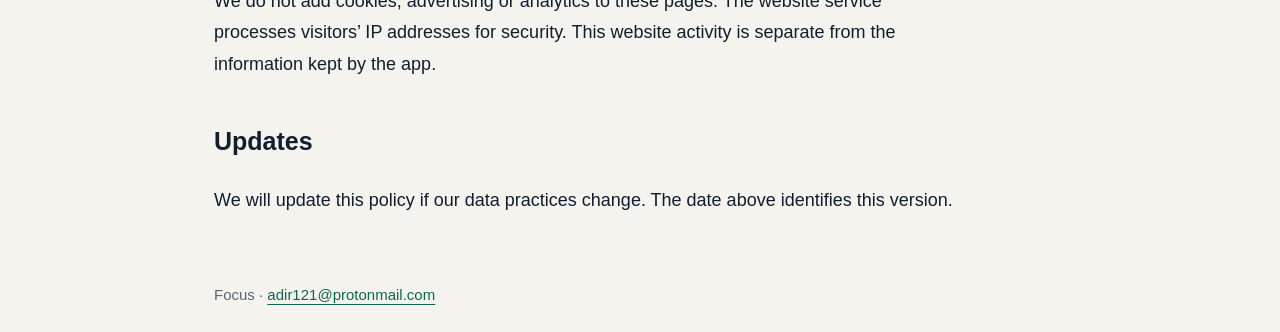
<file: focus/en/privacy.html>
<!doctype html><html lang="en" dir="ltr"><head><meta charset="utf-8"><meta name="viewport" content="width=device-width,initial-scale=1"><meta name="description" content="Privacy policy"><title>Privacy policy · Focus</title><link rel="stylesheet" href="../style.css"></head><body><header><a class="brand" href="index.html">Focus</a><nav aria-label="Navigation"><a href="index.html">Support</a><a href="privacy.html">Privacy</a><a href="../he/privacy.html" lang="he">עברית</a></nav></header><main><p class="eyebrow">Privacy policy · 9 September 2026</p><h1>Your attention is yours.<br>So are your settings.</h1><p>This policy covers Focus for iPhone, iPad and Mac. The developer is Adir Ben Ami. For privacy questions, contact <a href="mailto:adir121@protonmail.com">adir121@protonmail.com</a>.</p>
<h2>Your information</h2><p>Focus keeps your blocking schedule, website selections, preferences and daily blocking count on your device to provide its features. The count does not contain a browsing history. Focus does not collect your browsing history or send your blocking settings to us. There are no user accounts, advertising, tracking or usage analytics in the app.</p>
<h2>Permissions and backups</h2><p>On iPhone and iPad, Focus requests Screen Time permission to apply your chosen restrictions. On Mac, the App Store version requests permission to enable its network extension. You can manage these permissions in device Settings. Device backups are managed by Apple and may include app data, depending on your settings. Focus does not sync your settings between devices.</p>
<h2>Purchases and support</h2><p>Apple handles App Store purchases. Focus does not receive your payment-card details. If you email support, we receive your email address, message and any attachments through our email service. We use this information to respond and resolve your request. Please do not send passwords or unnecessary personal information.</p>
<h2>Your choices</h2><p>You can edit your blocking settings outside an active blocking window and add websites during it. You can request deletion of support correspondence by emailing us; legal retention requirements may apply. Removing the app deletes local data according to your device’s system behavior; backups are managed separately. On Mac, turn blocking off in Focus outside an active session before removing the app. If you use an earlier version with a Restore Network Settings option, use that option before removal. Contact support if you need help removing remaining app data.</p>
<h2>This website</h2><p>We do not add cookies, advertising or analytics to these pages. The website service processes visitors’ IP addresses for security. This website activity is separate from the information kept by the app.</p>
<h2>Updates</h2><p>We will update this policy if our data practices change. The date above identifies this version.</p></main><footer>Focus · <a href="mailto:adir121@protonmail.com">adir121@protonmail.com</a></footer></body></html>
</file>
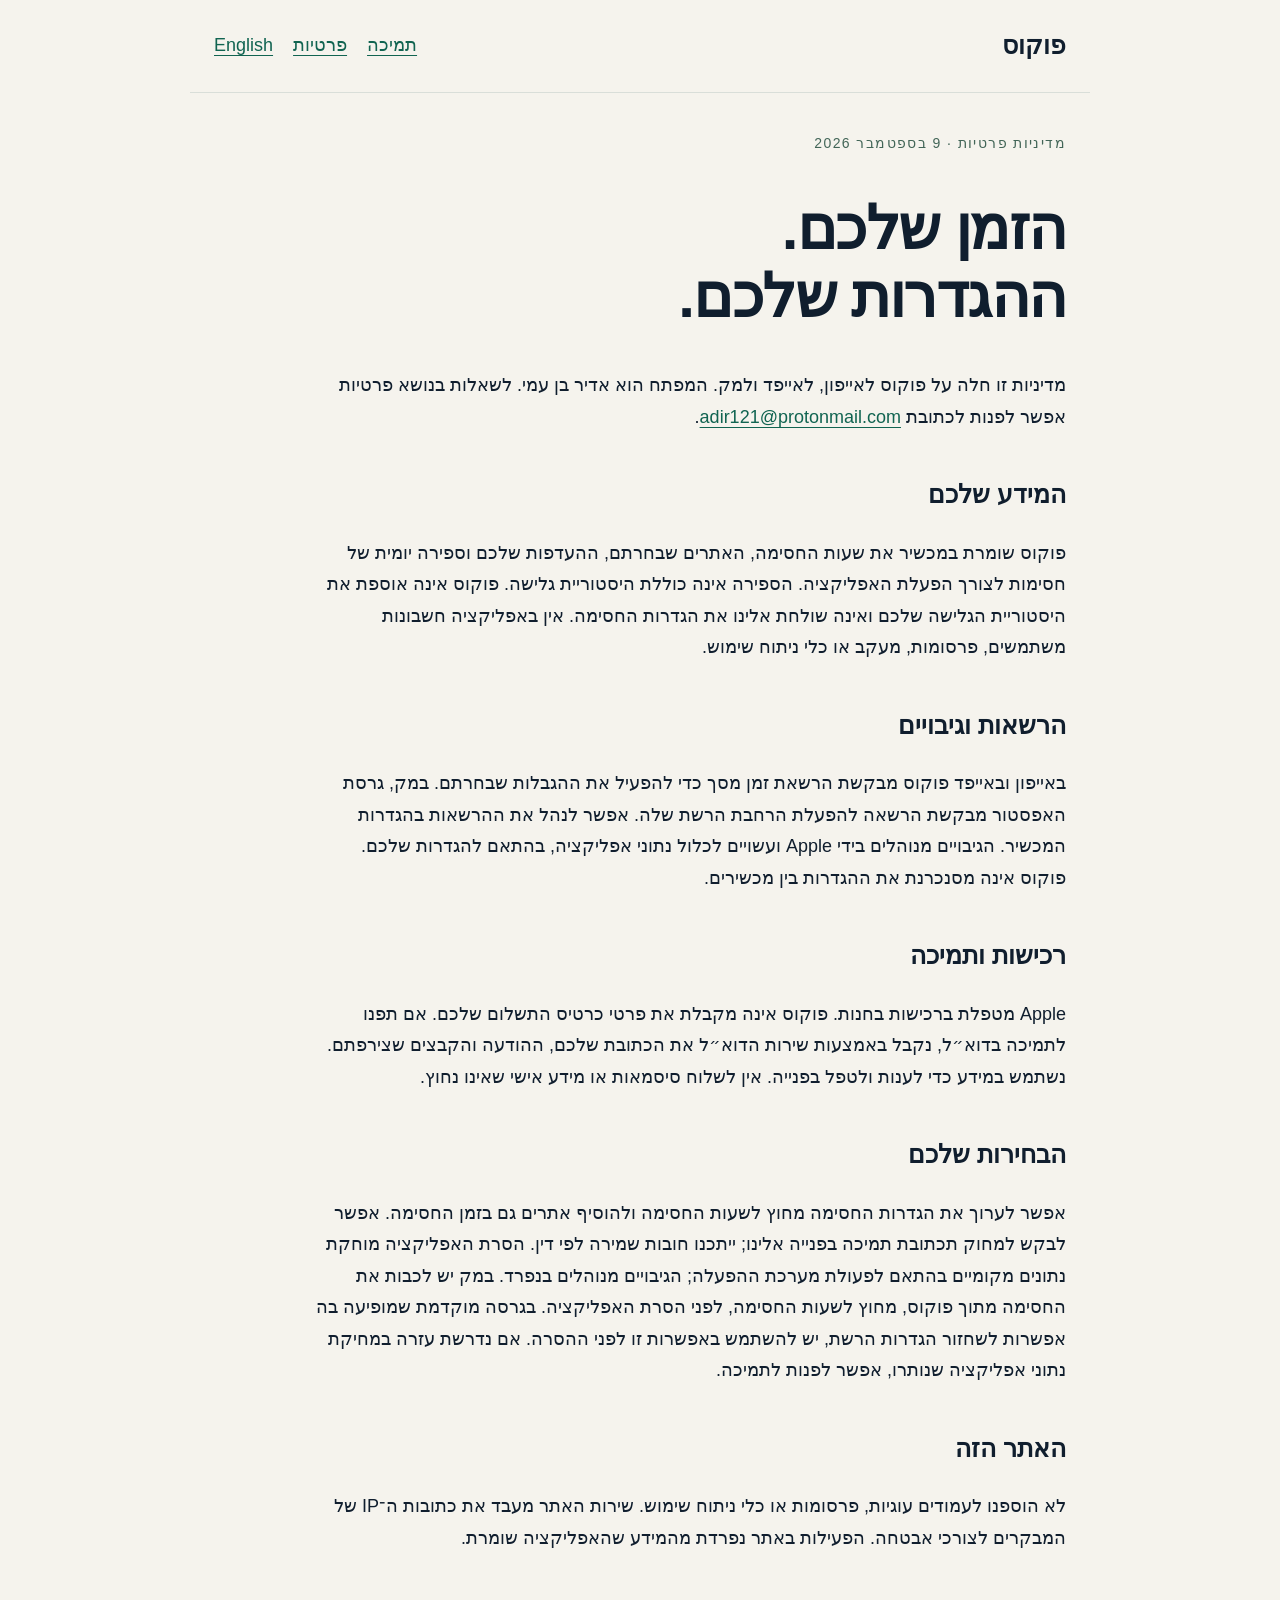
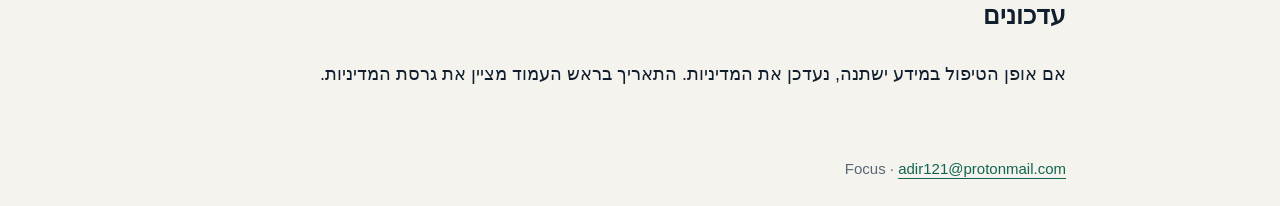
<file: focus/he/privacy.html>
<!doctype html><html lang="he" dir="rtl"><head><meta charset="utf-8"><meta name="viewport" content="width=device-width,initial-scale=1"><meta name="description" content="מדיניות פרטיות"><title>מדיניות פרטיות · Focus</title><link rel="stylesheet" href="../style.css"></head><body><header><a class="brand" href="index.html">פוקוס</a><nav aria-label="ניווט"><a href="index.html">תמיכה</a><a href="privacy.html">פרטיות</a><a href="../en/privacy.html" lang="en">English</a></nav></header><main><p class="eyebrow">מדיניות פרטיות · 9 בספטמבר 2026</p><h1>הזמן שלכם.<br>ההגדרות שלכם.</h1><p>מדיניות זו חלה על פוקוס לאייפון, לאייפד ולמק. המפתח הוא אדיר בן עמי. לשאלות בנושא פרטיות אפשר לפנות לכתובת <a href="mailto:adir121@protonmail.com" dir="ltr">adir121@protonmail.com</a>.</p>
<h2>המידע שלכם</h2><p>פוקוס שומרת במכשיר את שעות החסימה, האתרים שבחרתם, ההעדפות שלכם וספירה יומית של חסימות לצורך הפעלת האפליקציה. הספירה אינה כוללת היסטוריית גלישה. פוקוס אינה אוספת את היסטוריית הגלישה שלכם ואינה שולחת אלינו את הגדרות החסימה. אין באפליקציה חשבונות משתמשים, פרסומות, מעקב או כלי ניתוח שימוש.</p>
<h2>הרשאות וגיבויים</h2><p>באייפון ובאייפד פוקוס מבקשת הרשאת זמן מסך כדי להפעיל את ההגבלות שבחרתם. במק, גרסת האפסטור מבקשת הרשאה להפעלת הרחבת הרשת שלה. אפשר לנהל את ההרשאות בהגדרות המכשיר. הגיבויים מנוהלים בידי Apple ועשויים לכלול נתוני אפליקציה, בהתאם להגדרות שלכם. פוקוס אינה מסנכרנת את ההגדרות בין מכשירים.</p>
<h2>רכישות ותמיכה</h2><p>Apple מטפלת ברכישות בחנות. פוקוס אינה מקבלת את פרטי כרטיס התשלום שלכם. אם תפנו לתמיכה בדוא״ל, נקבל באמצעות שירות הדוא״ל את הכתובת שלכם, ההודעה והקבצים שצירפתם. נשתמש במידע כדי לענות ולטפל בפנייה. אין לשלוח סיסמאות או מידע אישי שאינו נחוץ.</p>
<h2>הבחירות שלכם</h2><p>אפשר לערוך את הגדרות החסימה מחוץ לשעות החסימה ולהוסיף אתרים גם בזמן החסימה. אפשר לבקש למחוק תכתובת תמיכה בפנייה אלינו; ייתכנו חובות שמירה לפי דין. הסרת האפליקציה מוחקת נתונים מקומיים בהתאם לפעולת מערכת ההפעלה; הגיבויים מנוהלים בנפרד. במק יש לכבות את החסימה מתוך פוקוס, מחוץ לשעות החסימה, לפני הסרת האפליקציה. בגרסה מוקדמת שמופיעה בה אפשרות לשחזור הגדרות הרשת, יש להשתמש באפשרות זו לפני ההסרה. אם נדרשת עזרה במחיקת נתוני אפליקציה שנותרו, אפשר לפנות לתמיכה.</p>
<h2>האתר הזה</h2><p>לא הוספנו לעמודים עוגיות, פרסומות או כלי ניתוח שימוש. שירות האתר מעבד את כתובות ה־IP של המבקרים לצורכי אבטחה. הפעילות באתר נפרדת מהמידע שהאפליקציה שומרת.</p>
<h2>עדכונים</h2><p>אם אופן הטיפול במידע ישתנה, נעדכן את המדיניות. התאריך בראש העמוד מציין את גרסת המדיניות.</p></main><footer>Focus · <a href="mailto:adir121@protonmail.com">adir121@protonmail.com</a></footer></body></html>
</file>
<file: focus/style.css>
*{box-sizing:border-box}body{margin:0;background:#f5f3ed;color:#101e2e;font:18px/1.75 -apple-system,BlinkMacSystemFont,"Segoe UI",Arial,sans-serif}main,header,footer{max-width:900px;margin:auto;padding:24px}header{display:flex;align-items:center;justify-content:space-between;border-bottom:1px solid #d9ded9}nav{display:flex;gap:20px;flex-wrap:wrap}a{color:#116451;text-underline-offset:4px}h1{font-size:clamp(36px,6vw,60px);line-height:1.12;letter-spacing:-.025em}h2{font-size:25px;margin-top:40px}p{max-width:75ch}.brand{font-size:25px;font-weight:750;text-decoration:none;color:inherit}.eyebrow{font-size:14px;text-transform:uppercase;letter-spacing:.1em;color:#426557}.card{background:white;border:1px solid #e0e3dc;border-radius:24px;padding:30px;margin:28px 0}.button{display:inline-block;background:#13594c;color:white;padding:12px 24px;border-radius:14px;text-decoration:none}.muted,footer{color:#596774;font-size:15px}a:focus-visible{outline:3px solid #237d6b;outline-offset:5px}ul{padding-inline-start:24px}img{border-radius:22px}
@media(max-width:520px){header{align-items:flex-start;gap:14px;flex-wrap:wrap}nav{gap:16px}main,header,footer{padding:20px}.card{padding:22px}footer a{overflow-wrap:anywhere}}
</file>
